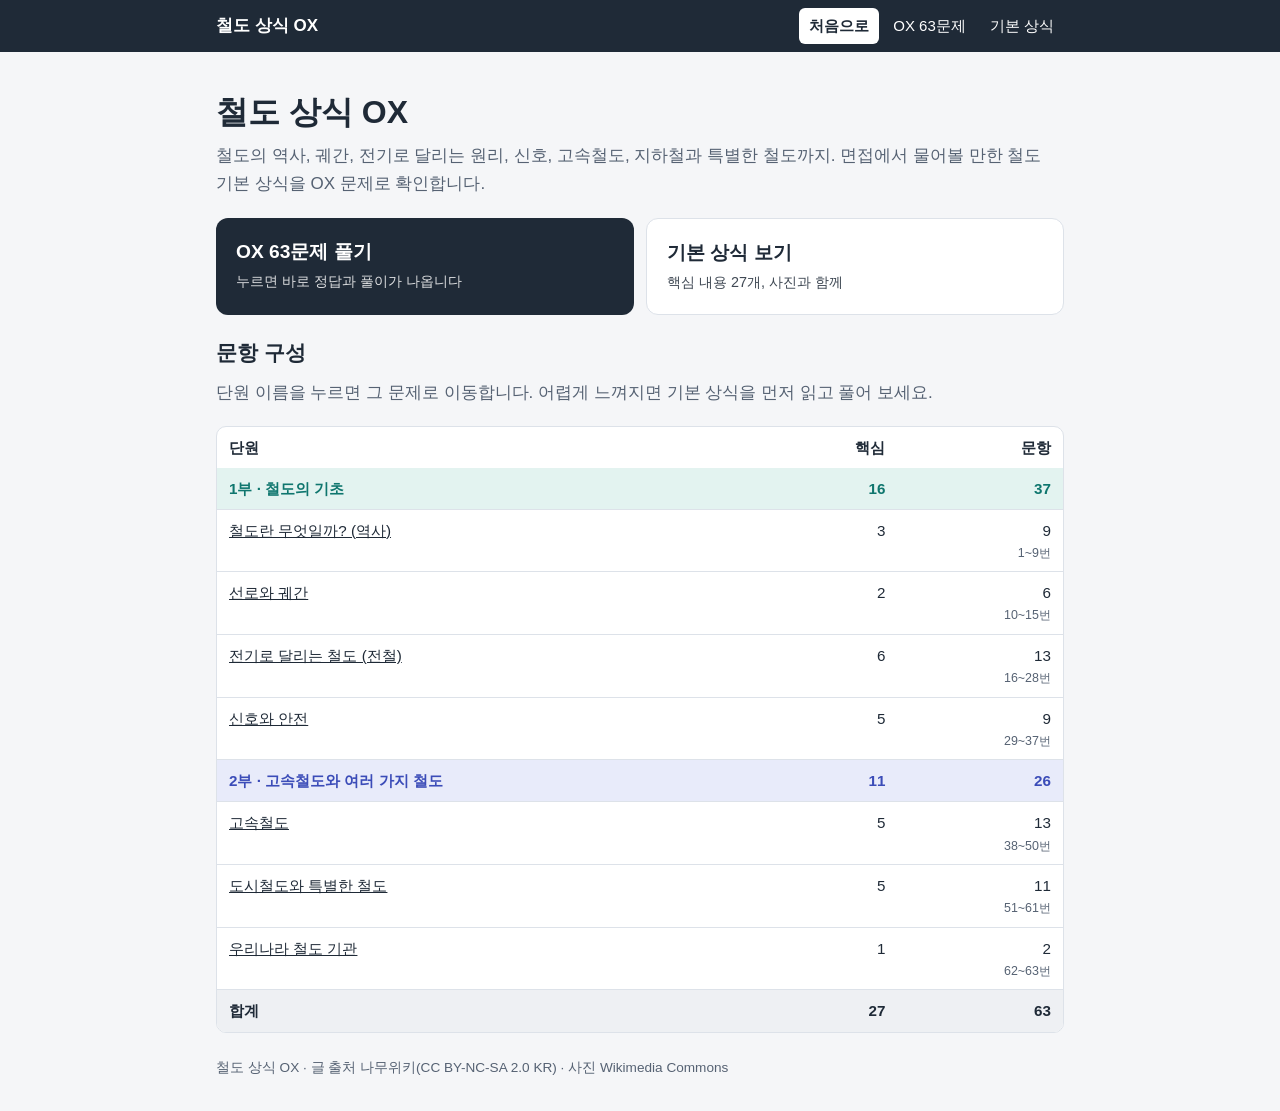
<file: index.html>
<!doctype html>
<html lang="ko">
<head>
<meta charset="utf-8">
<meta name="viewport" content="width=device-width, initial-scale=1">
<title>철도 상식 OX</title>
<meta name="description" content="철도 기본 상식 OX 63문제와 정리">
<link rel="stylesheet" href="style.css?v=1">
</head>
<body>
<div class="stick" id="stick"><header class="top"><div class="wrap topin"><a class="brand" href="index.html">철도 상식 OX</a><nav><a href="index.html" aria-current=page>처음으로</a><a href="ox.html">OX 63문제</a><a href="concepts.html">기본 상식</a></nav></div></header></div>
<main class="wrap">
<section class="hero">
<h1>철도 상식 OX</h1>
<p>철도의 역사, 궤간, 전기로 달리는 원리, 신호, 고속철도, 지하철과 특별한 철도까지. 면접에서 물어볼 만한 철도 기본 상식을 OX 문제로 확인합니다.</p>
<div class="cta">
<a class="big" href="ox.html"><b>OX 63문제 풀기</b><span>누르면 바로 정답과 풀이가 나옵니다</span></a>
<a class="big alt" href="concepts.html"><b>기본 상식 보기</b><span>핵심 내용 27개, 사진과 함께</span></a>
</div>
</section>
<section>
<h2>문항 구성</h2>
<p class="lead">단원 이름을 누르면 그 문제로 이동합니다. 어렵게 느껴지면 기본 상식을 먼저 읽고 풀어 보세요.</p>
<div class="tablewrap"><table class="plan">
<thead><tr><th scope="col">단원</th><th scope="col">핵심</th><th scope="col">문항</th></tr></thead>
<tbody><tr class="grp gen"><th scope="colgroup">1부 · 철도의 기초</th><td>16</td><td>37</td></tr><tr><td><a href="ox.html#u01">철도란 무엇일까? (역사)</a></td><td>3</td><td>9<span class="rng">1~9번</span></td></tr><tr><td><a href="ox.html#u02">선로와 궤간</a></td><td>2</td><td>6<span class="rng">10~15번</span></td></tr><tr><td><a href="ox.html#u03">전기로 달리는 철도 (전철)</a></td><td>6</td><td>13<span class="rng">16~28번</span></td></tr><tr><td><a href="ox.html#u04">신호와 안전</a></td><td>5</td><td>9<span class="rng">29~37번</span></td></tr><tr class="grp star"><th scope="colgroup">2부 · 고속철도와 여러 가지 철도</th><td>11</td><td>26</td></tr><tr><td><a href="ox.html#u05">고속철도</a></td><td>5</td><td>13<span class="rng">38~50번</span></td></tr><tr><td><a href="ox.html#u06">도시철도와 특별한 철도</a></td><td>5</td><td>11<span class="rng">51~61번</span></td></tr><tr><td><a href="ox.html#u07">우리나라 철도 기관</a></td><td>1</td><td>2<span class="rng">62~63번</span></td></tr>
<tr class="sum"><th scope="row">합계</th><td>27</td><td>63</td></tr></tbody>
</table></div>
</section>
</main>
<footer class="wrap foot">철도 상식 OX · 글 출처 나무위키(CC BY-NC-SA 2.0 KR) · 사진 Wikimedia Commons</footer>
<script src="app.js?v=1"></script>
</body></html>
</file>
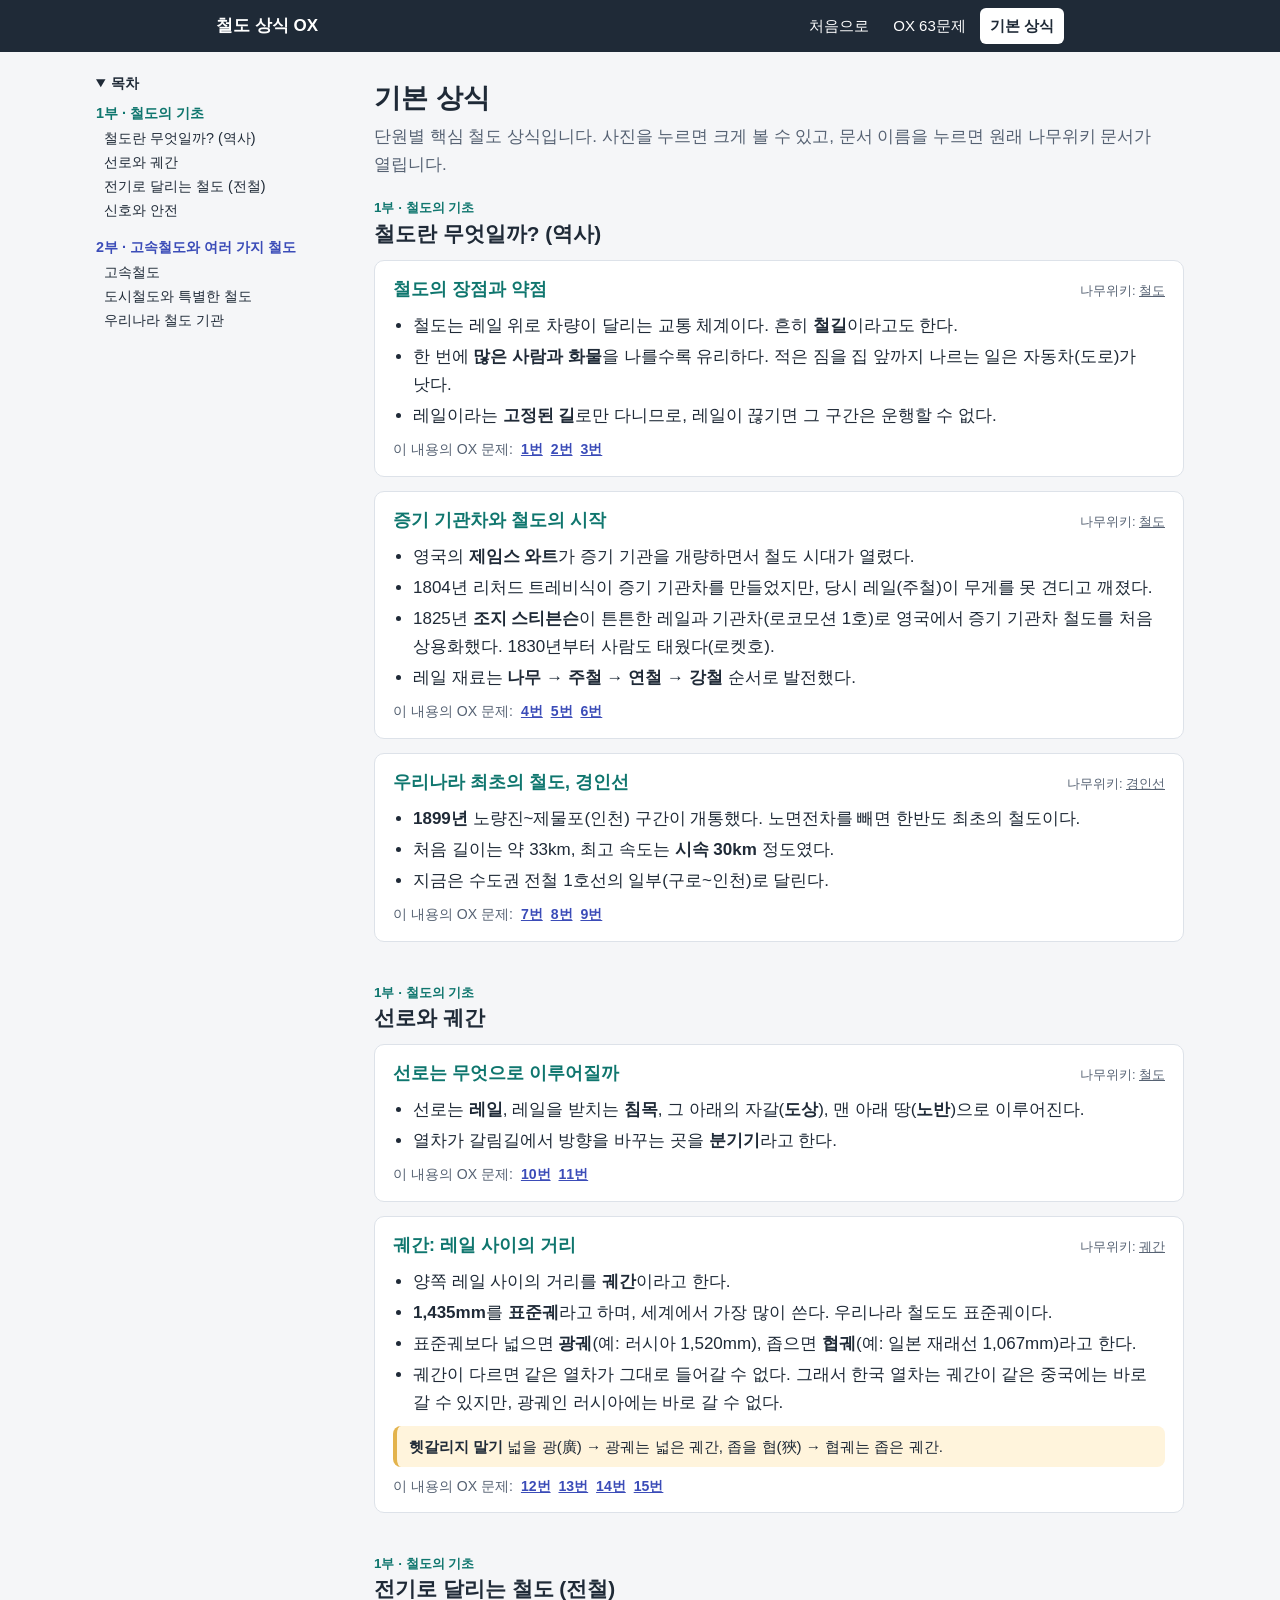
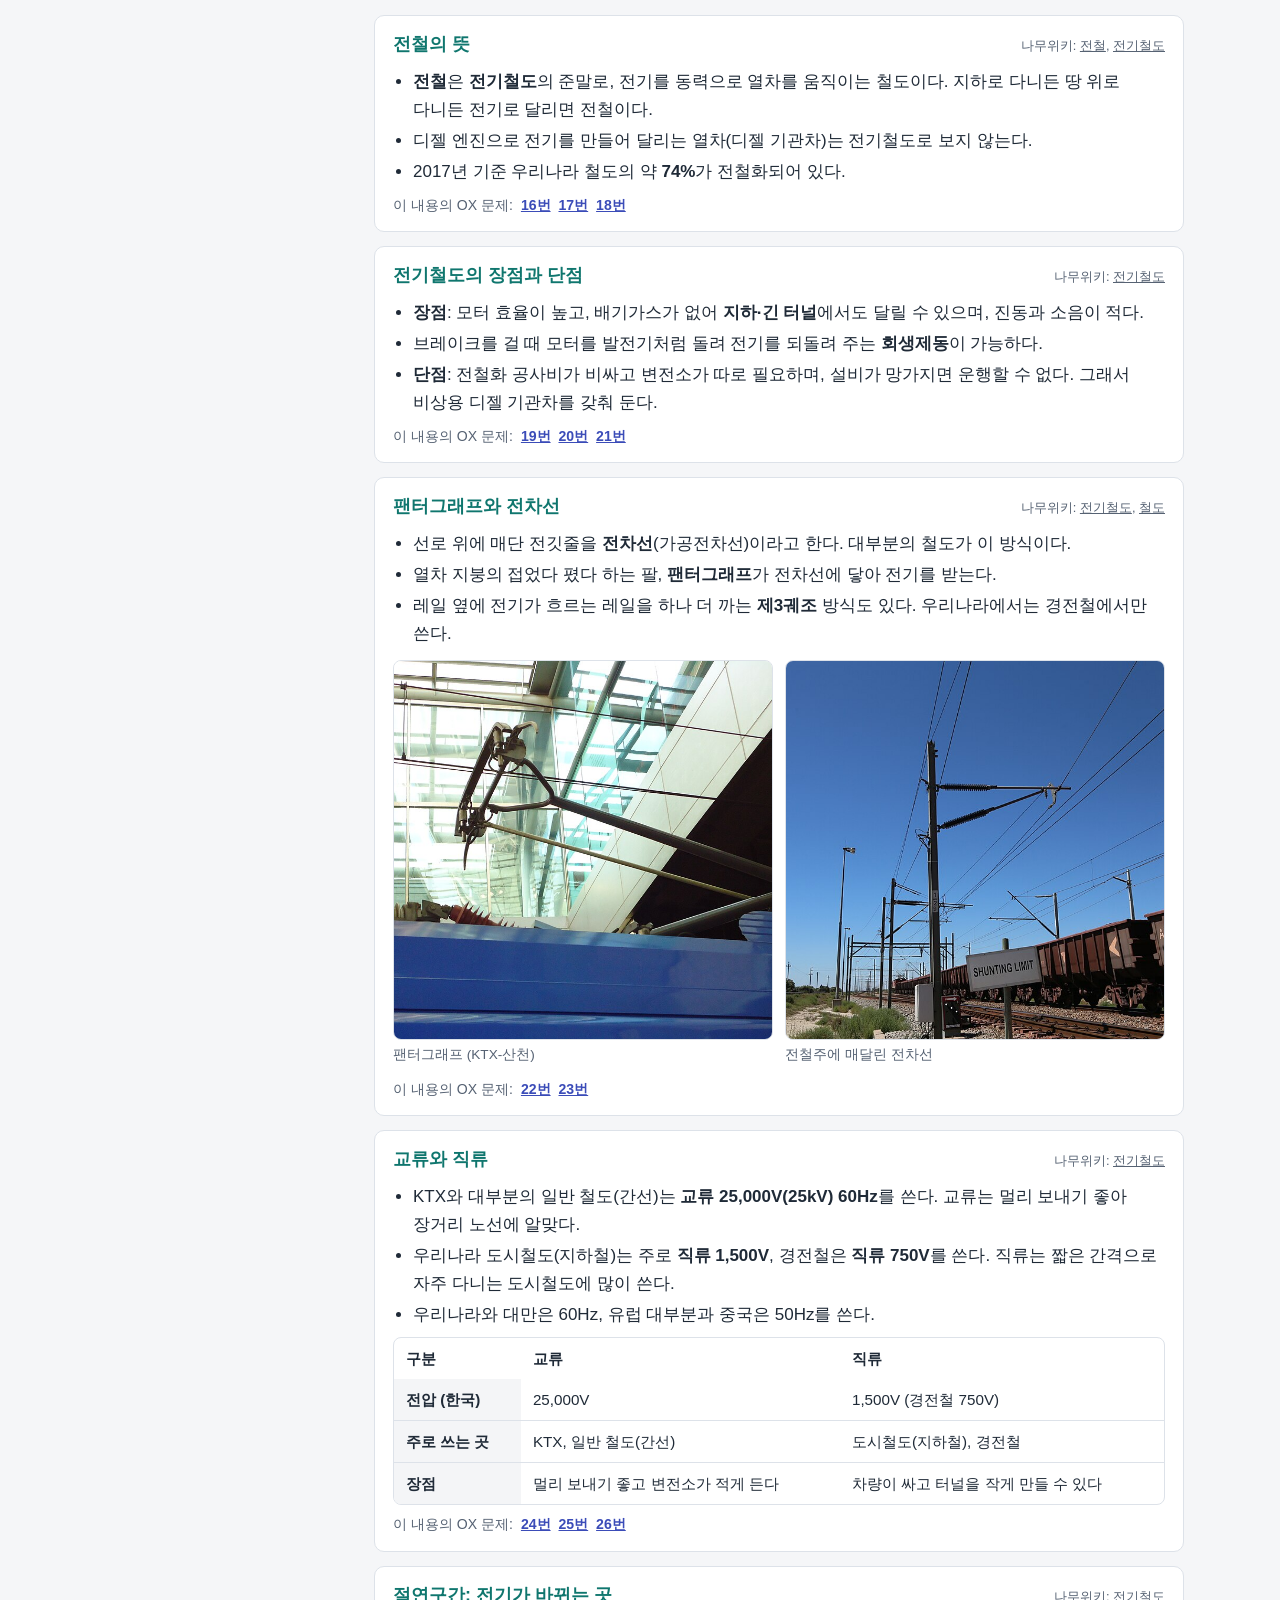
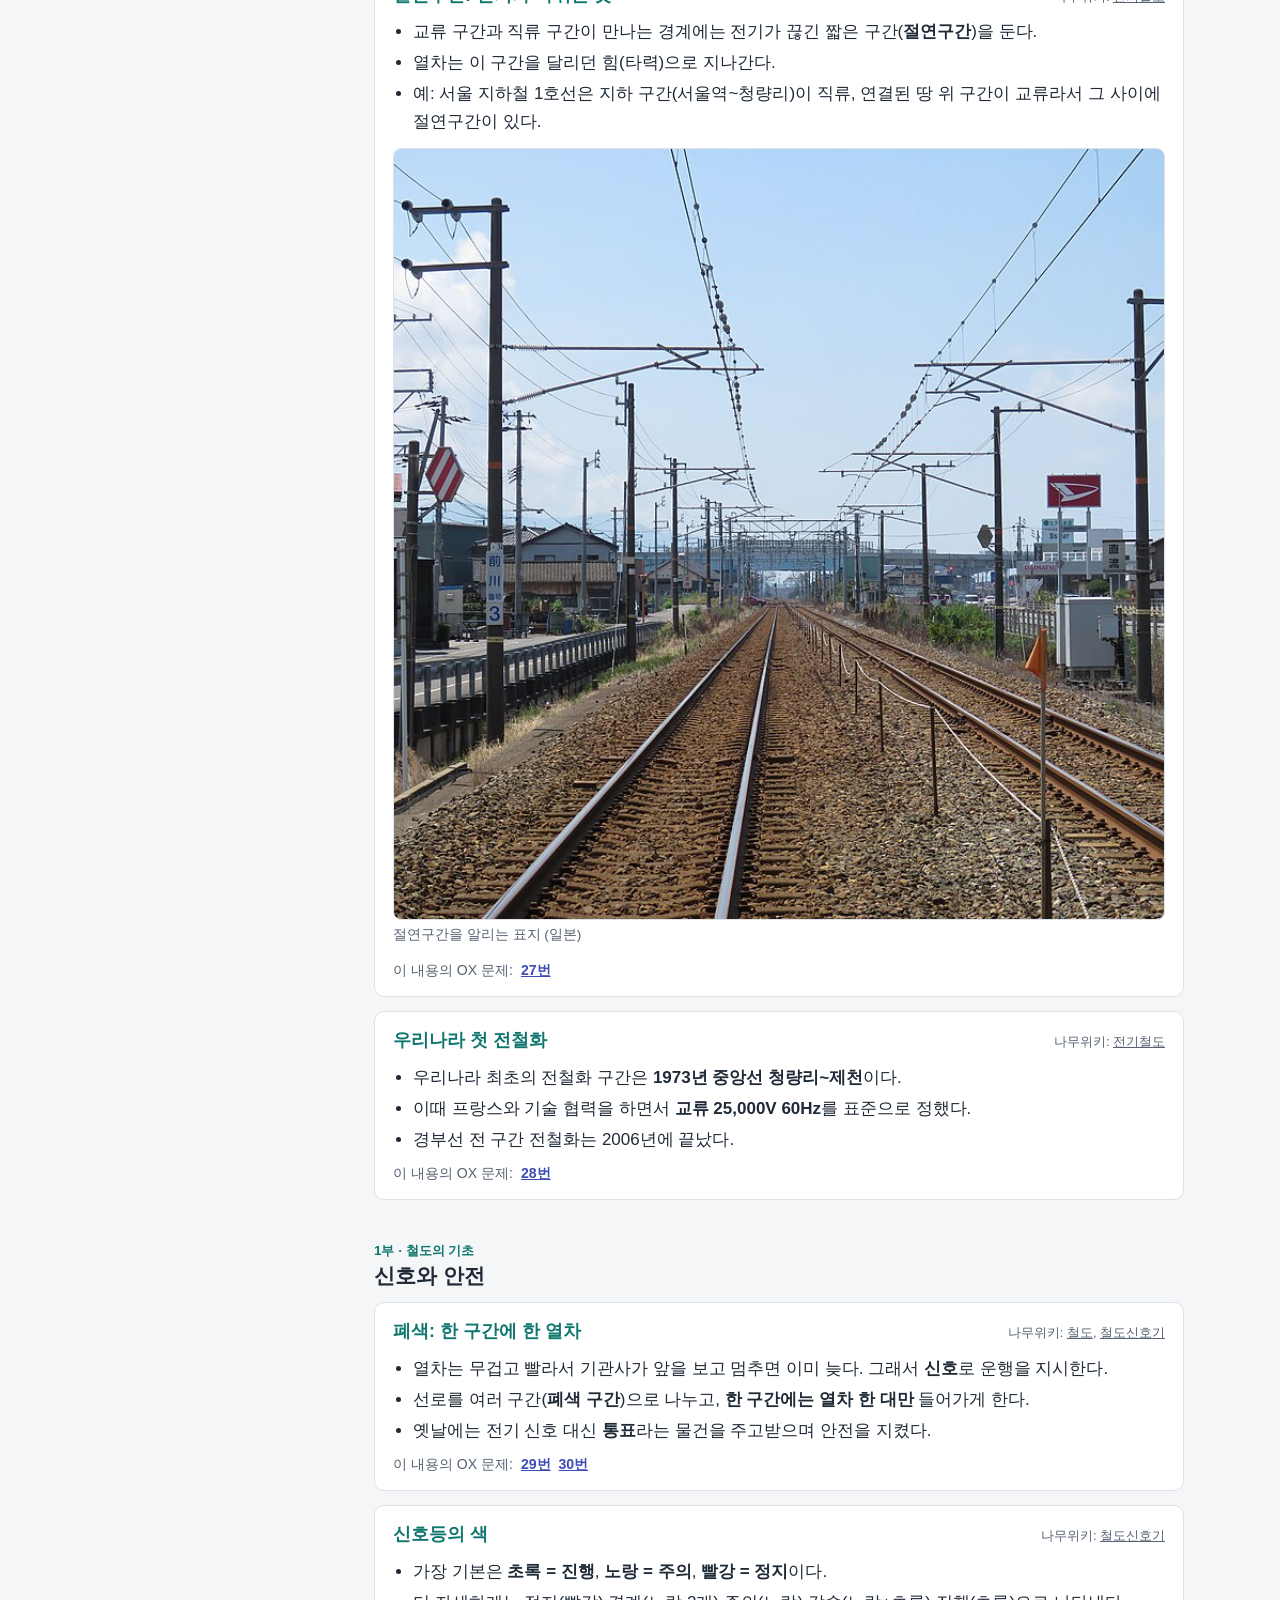
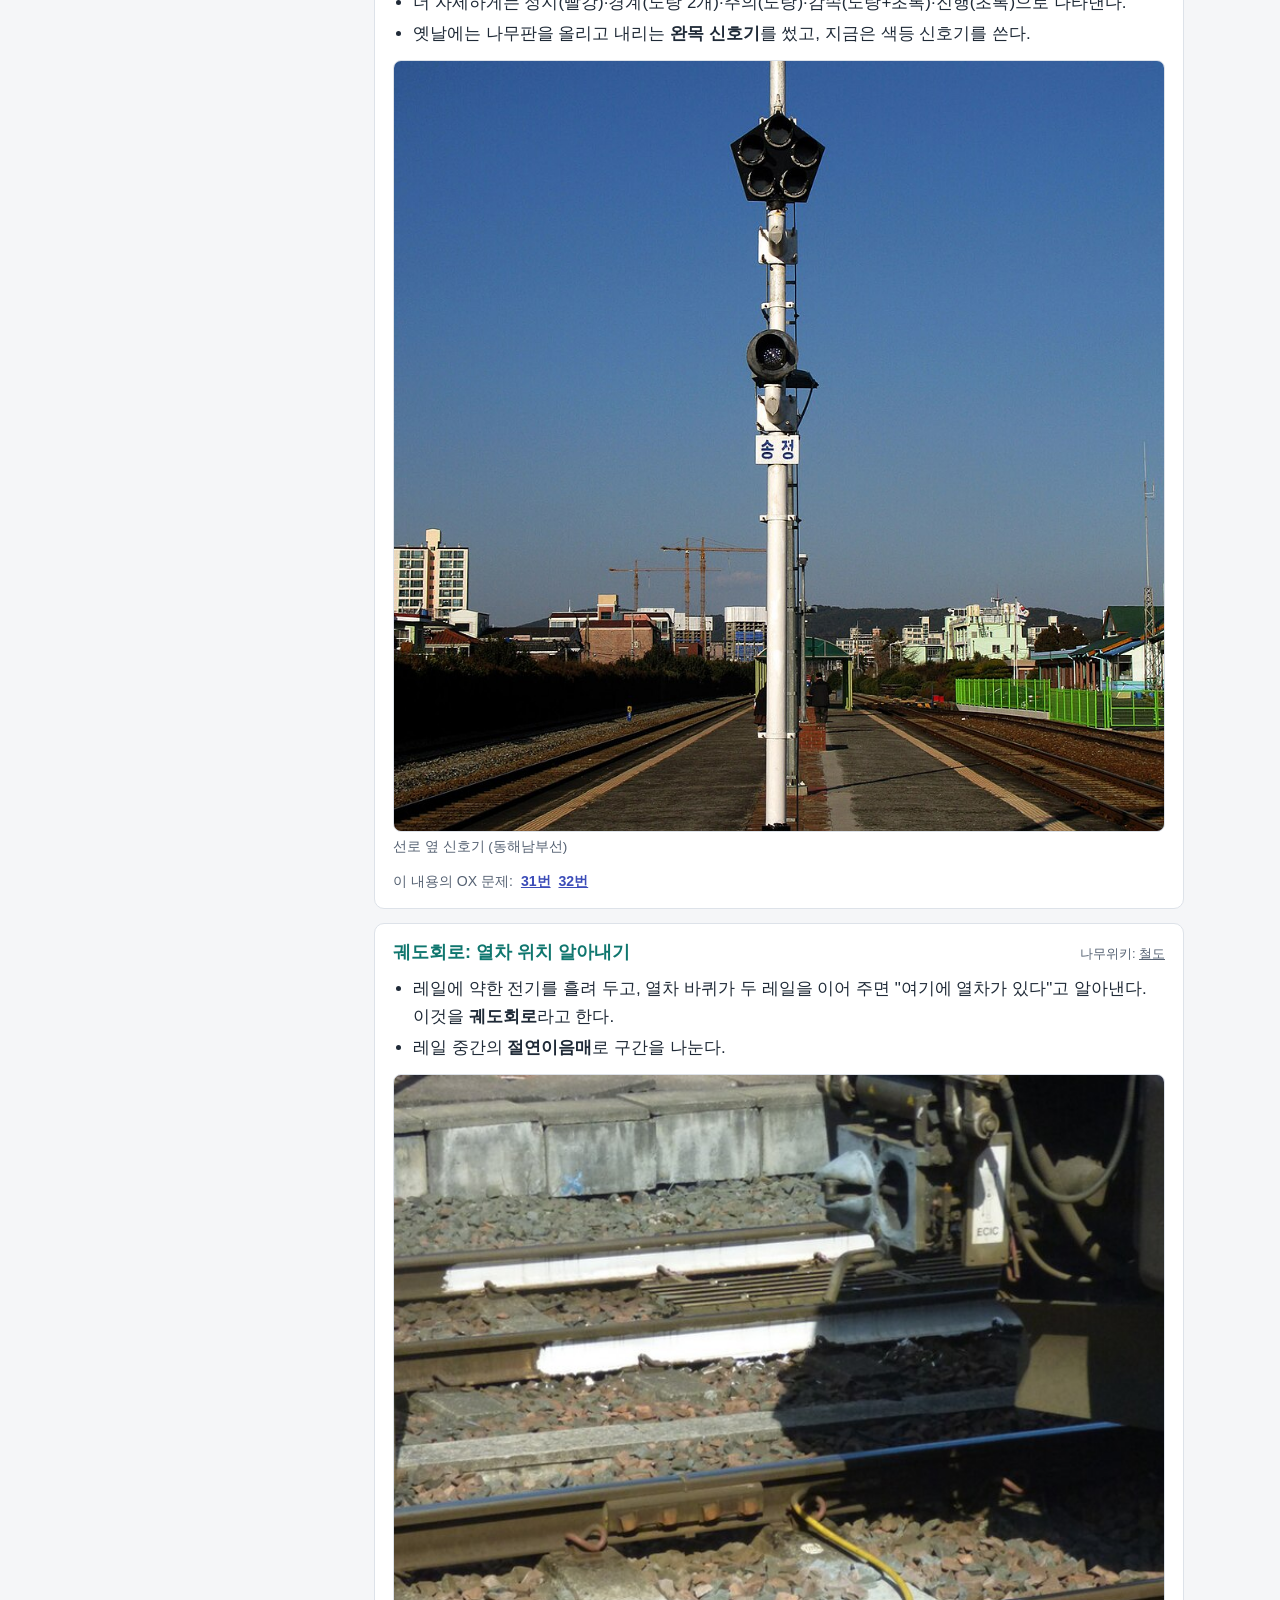
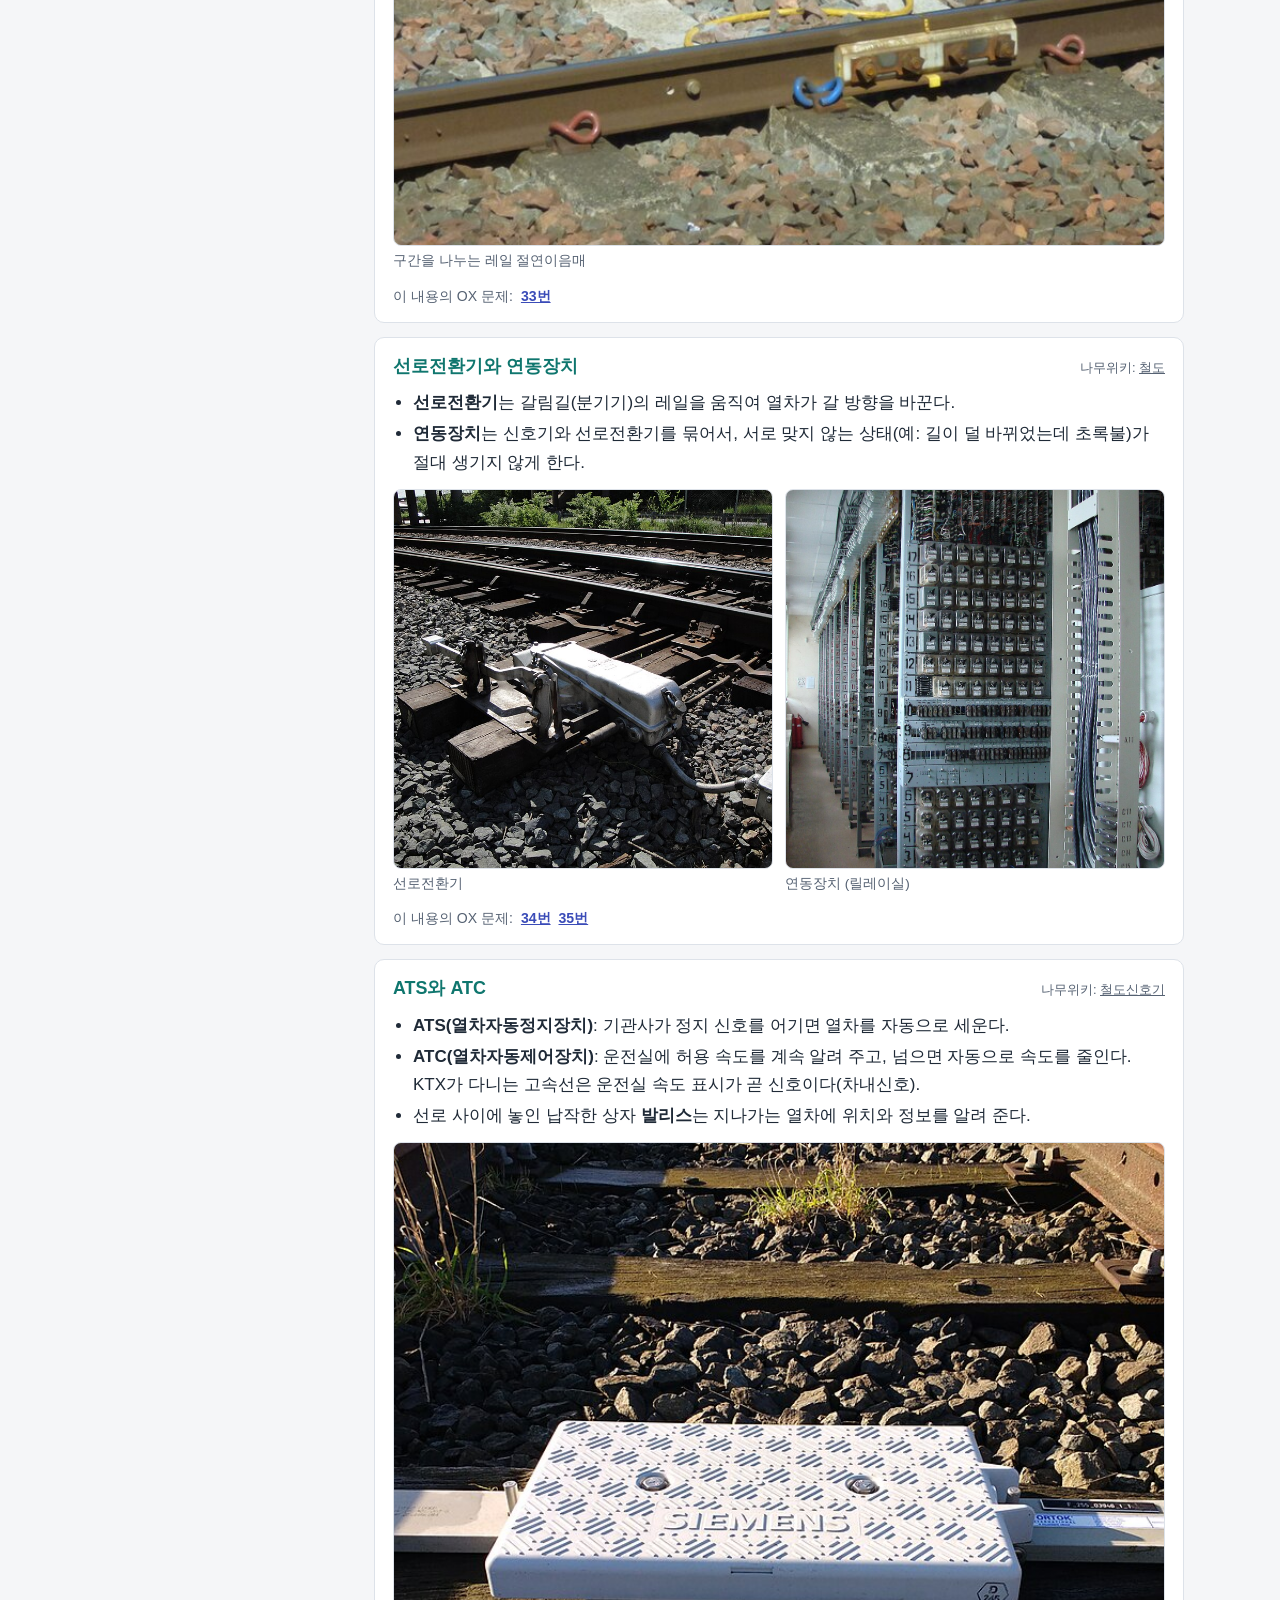
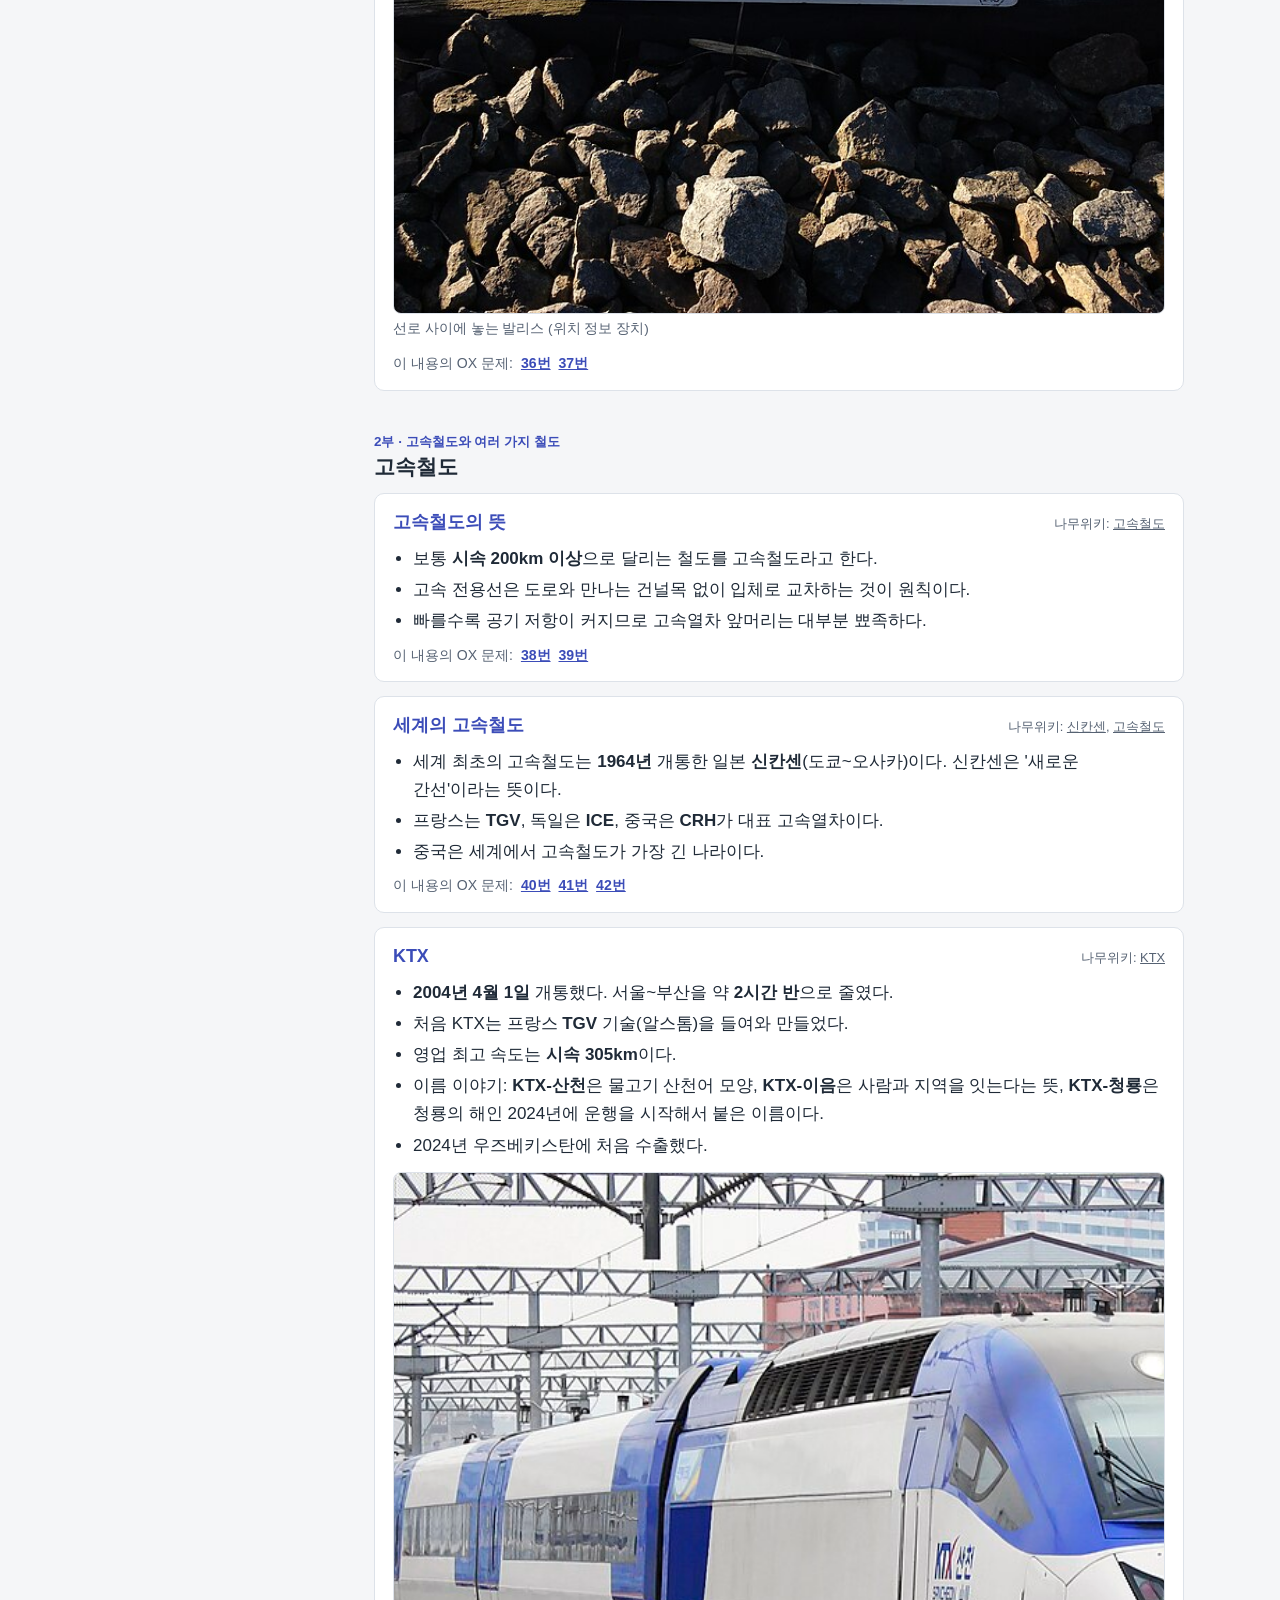
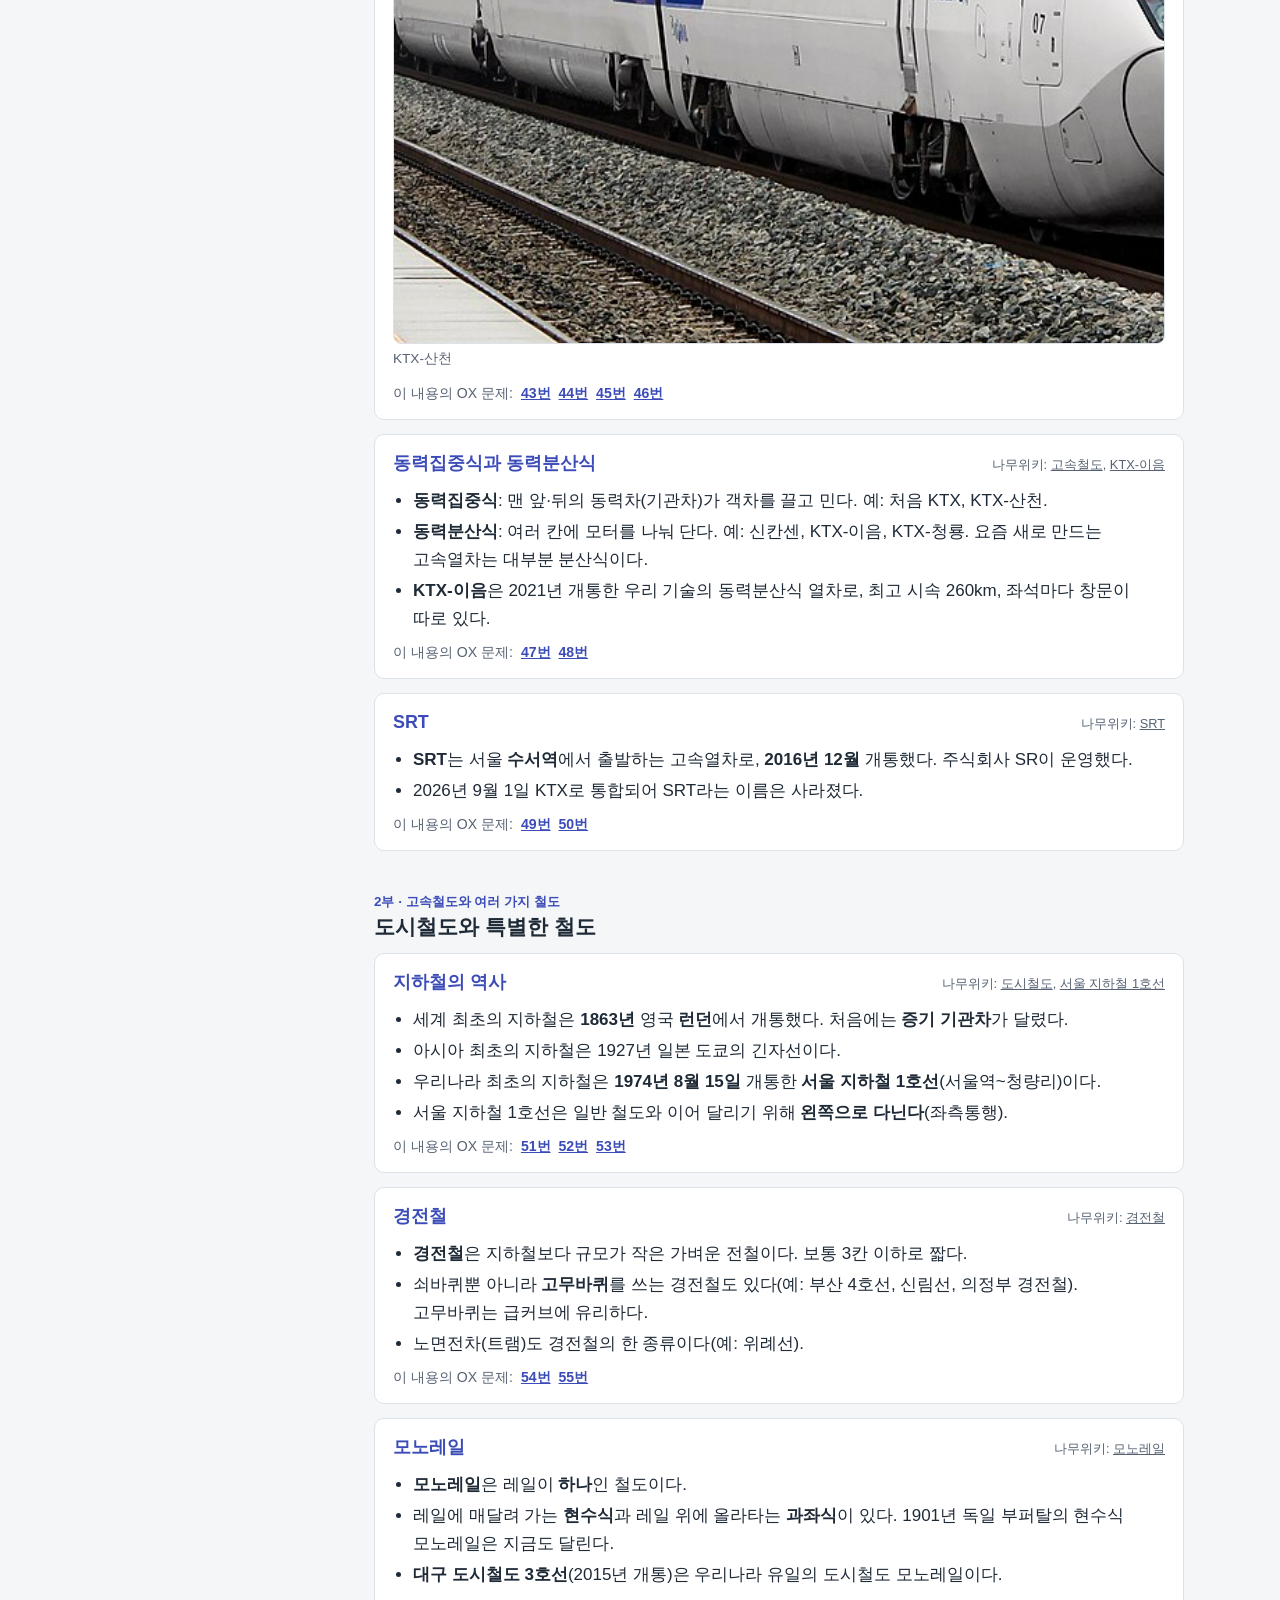
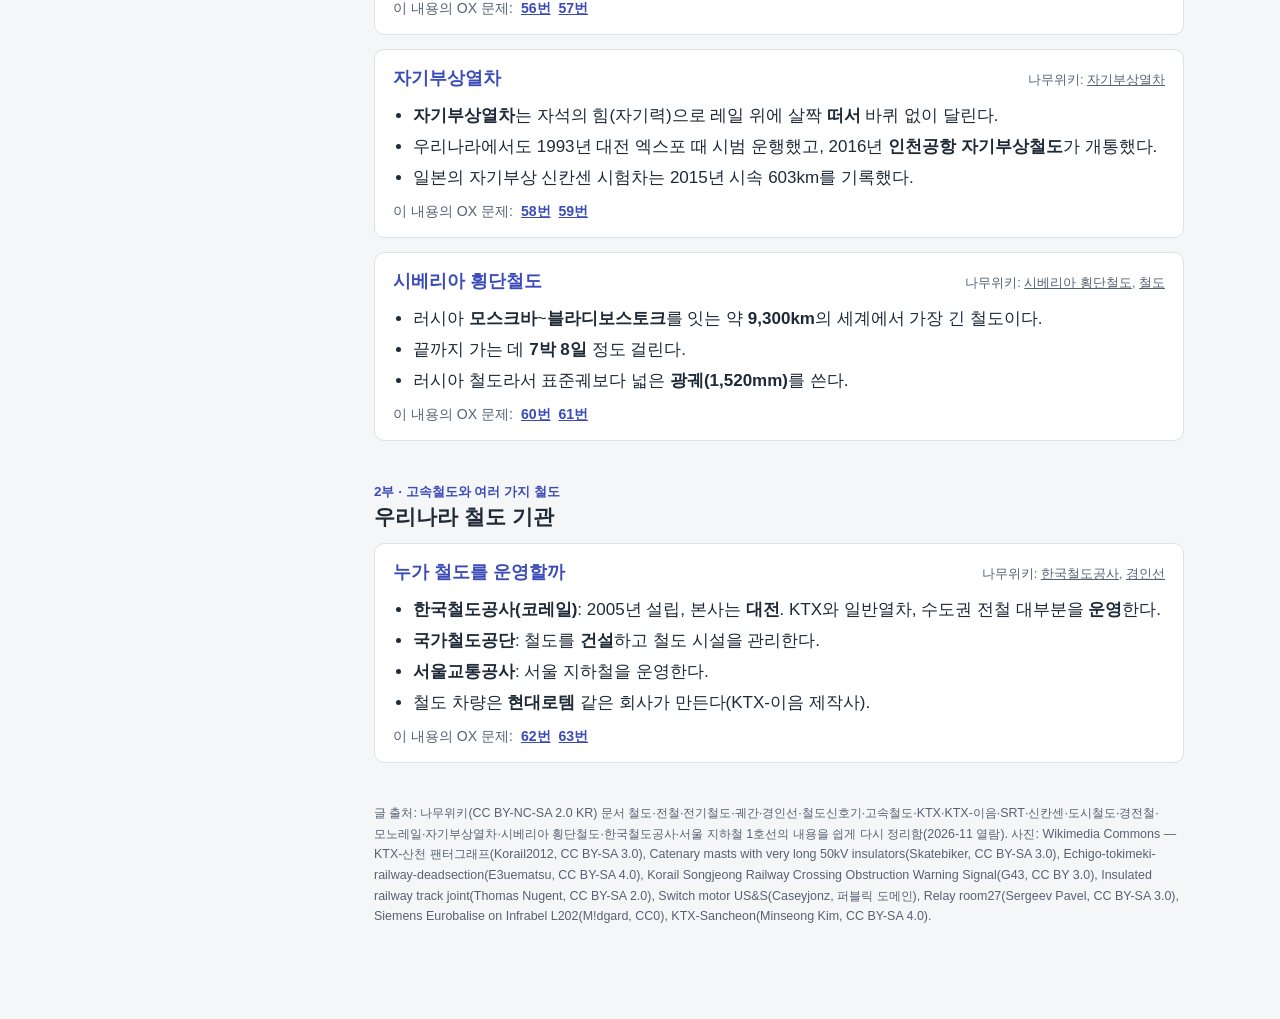
<file: concepts.html>
<!doctype html>
<html lang="ko">
<head>
<meta charset="utf-8">
<meta name="viewport" content="width=device-width, initial-scale=1">
<title>기본 상식</title>
<meta name="description" content="철도 기본 상식 정리">
<link rel="stylesheet" href="style.css?v=1">
</head>
<body class="kpage">
<div class="stick" id="stick"><header class="top"><div class="wrap topin"><a class="brand" href="index.html">철도 상식 OX</a><nav><a href="index.html">처음으로</a><a href="ox.html">OX 63문제</a><a href="concepts.html" aria-current=page>기본 상식</a></nav></div></header></div>
<div class="wrap klayout">
<aside class="toc"><details open><summary>목차</summary><div class="tg gen"><b>1부 · 철도의 기초</b><a href="#ku01">철도란 무엇일까? (역사)</a><a href="#ku02">선로와 궤간</a><a href="#ku03">전기로 달리는 철도 (전철)</a><a href="#ku04">신호와 안전</a></div><div class="tg star"><b>2부 · 고속철도와 여러 가지 철도</b><a href="#ku05">고속철도</a><a href="#ku06">도시철도와 특별한 철도</a><a href="#ku07">우리나라 철도 기관</a></div></details></aside>
<main>
<h1>기본 상식</h1>
<p class="lead">단원별 핵심 철도 상식입니다. 사진을 누르면 크게 볼 수 있고, 문서 이름을 누르면 원래 나무위키 문서가 열립니다.</p>
<section class="kunit gen" id="ku01"><p class="crumb">1부 · 철도의 기초</p><h2>철도란 무엇일까? (역사)</h2><article class="concept" id="c101"><h3>철도의 장점과 약점<span class="pg">나무위키: <a href="https://namu.wiki/w/철도" target="_blank" rel="noopener">철도</a></span></h3><ul><li>철도는 레일 위로 차량이 달리는 교통 체계이다. 흔히 <b>철길</b>이라고도 한다.</li><li>한 번에 <b>많은 사람과 화물</b>을 나를수록 유리하다. 적은 짐을 집 앞까지 나르는 일은 자동차(도로)가 낫다.</li><li>레일이라는 <b>고정된 길</b>로만 다니므로, 레일이 끊기면 그 구간은 운행할 수 없다.</li></ul><p class="rel">이 내용의 OX 문제: <a href="ox.html#q001">1번</a> <a href="ox.html#q002">2번</a> <a href="ox.html#q003">3번</a></p></article><article class="concept" id="c102"><h3>증기 기관차와 철도의 시작<span class="pg">나무위키: <a href="https://namu.wiki/w/철도" target="_blank" rel="noopener">철도</a></span></h3><ul><li>영국의 <b>제임스 와트</b>가 증기 기관을 개량하면서 철도 시대가 열렸다.</li><li>1804년 리처드 트레비식이 증기 기관차를 만들었지만, 당시 레일(주철)이 무게를 못 견디고 깨졌다.</li><li>1825년 <b>조지 스티븐슨</b>이 튼튼한 레일과 기관차(로코모션 1호)로 영국에서 증기 기관차 철도를 처음 상용화했다. 1830년부터 사람도 태웠다(로켓호).</li><li>레일 재료는 <b>나무 → 주철 → 연철 → 강철</b> 순서로 발전했다.</li></ul><p class="rel">이 내용의 OX 문제: <a href="ox.html#q004">4번</a> <a href="ox.html#q005">5번</a> <a href="ox.html#q006">6번</a></p></article><article class="concept" id="c103"><h3>우리나라 최초의 철도, 경인선<span class="pg">나무위키: <a href="https://namu.wiki/w/경인선" target="_blank" rel="noopener">경인선</a></span></h3><ul><li><b>1899년</b> 노량진~제물포(인천) 구간이 개통했다. 노면전차를 빼면 한반도 최초의 철도이다.</li><li>처음 길이는 약 33km, 최고 속도는 <b>시속 30km</b> 정도였다.</li><li>지금은 수도권 전철 1호선의 일부(구로~인천)로 달린다.</li></ul><p class="rel">이 내용의 OX 문제: <a href="ox.html#q007">7번</a> <a href="ox.html#q008">8번</a> <a href="ox.html#q009">9번</a></p></article></section><section class="kunit gen" id="ku02"><p class="crumb">1부 · 철도의 기초</p><h2>선로와 궤간</h2><article class="concept" id="c201"><h3>선로는 무엇으로 이루어질까<span class="pg">나무위키: <a href="https://namu.wiki/w/철도" target="_blank" rel="noopener">철도</a></span></h3><ul><li>선로는 <b>레일</b>, 레일을 받치는 <b>침목</b>, 그 아래의 자갈(<b>도상</b>), 맨 아래 땅(<b>노반</b>)으로 이루어진다.</li><li>열차가 갈림길에서 방향을 바꾸는 곳을 <b>분기기</b>라고 한다.</li></ul><p class="rel">이 내용의 OX 문제: <a href="ox.html#q010">10번</a> <a href="ox.html#q011">11번</a></p></article><article class="concept" id="c202"><h3>궤간: 레일 사이의 거리<span class="pg">나무위키: <a href="https://namu.wiki/w/궤간" target="_blank" rel="noopener">궤간</a></span></h3><ul><li>양쪽 레일 사이의 거리를 <b>궤간</b>이라고 한다.</li><li><b>1,435mm</b>를 <b>표준궤</b>라고 하며, 세계에서 가장 많이 쓴다. 우리나라 철도도 표준궤이다.</li><li>표준궤보다 넓으면 <b>광궤</b>(예: 러시아 1,520mm), 좁으면 <b>협궤</b>(예: 일본 재래선 1,067mm)라고 한다.</li><li>궤간이 다르면 같은 열차가 그대로 들어갈 수 없다. 그래서 한국 열차는 궤간이 같은 중국에는 바로 갈 수 있지만, 광궤인 러시아에는 바로 갈 수 없다.</li></ul><p class="warn"><b>헷갈리지 말기</b> 넓을 광(廣) → 광궤는 넓은 궤간, 좁을 협(狹) → 협궤는 좁은 궤간.</p><p class="rel">이 내용의 OX 문제: <a href="ox.html#q012">12번</a> <a href="ox.html#q013">13번</a> <a href="ox.html#q014">14번</a> <a href="ox.html#q015">15번</a></p></article></section><section class="kunit gen" id="ku03"><p class="crumb">1부 · 철도의 기초</p><h2>전기로 달리는 철도 (전철)</h2><article class="concept" id="c301"><h3>전철의 뜻<span class="pg">나무위키: <a href="https://namu.wiki/w/전철" target="_blank" rel="noopener">전철</a>, <a href="https://namu.wiki/w/전기철도" target="_blank" rel="noopener">전기철도</a></span></h3><ul><li><b>전철</b>은 <b>전기철도</b>의 준말로, 전기를 동력으로 열차를 움직이는 철도이다. 지하로 다니든 땅 위로 다니든 전기로 달리면 전철이다.</li><li>디젤 엔진으로 전기를 만들어 달리는 열차(디젤 기관차)는 전기철도로 보지 않는다.</li><li>2017년 기준 우리나라 철도의 약 <b>74%</b>가 전철화되어 있다.</li></ul><p class="rel">이 내용의 OX 문제: <a href="ox.html#q016">16번</a> <a href="ox.html#q017">17번</a> <a href="ox.html#q018">18번</a></p></article><article class="concept" id="c302"><h3>전기철도의 장점과 단점<span class="pg">나무위키: <a href="https://namu.wiki/w/전기철도" target="_blank" rel="noopener">전기철도</a></span></h3><ul><li><b>장점</b>: 모터 효율이 높고, 배기가스가 없어 <b>지하·긴 터널</b>에서도 달릴 수 있으며, 진동과 소음이 적다.</li><li>브레이크를 걸 때 모터를 발전기처럼 돌려 전기를 되돌려 주는 <b>회생제동</b>이 가능하다.</li><li><b>단점</b>: 전철화 공사비가 비싸고 변전소가 따로 필요하며, 설비가 망가지면 운행할 수 없다. 그래서 비상용 디젤 기관차를 갖춰 둔다.</li></ul><p class="rel">이 내용의 OX 문제: <a href="ox.html#q019">19번</a> <a href="ox.html#q020">20번</a> <a href="ox.html#q021">21번</a></p></article><article class="concept" id="c303"><h3>팬터그래프와 전차선<span class="pg">나무위키: <a href="https://namu.wiki/w/전기철도" target="_blank" rel="noopener">전기철도</a>, <a href="https://namu.wiki/w/철도" target="_blank" rel="noopener">철도</a></span></h3><ul><li>선로 위에 매단 전깃줄을 <b>전차선</b>(가공전차선)이라고 한다. 대부분의 철도가 이 방식이다.</li><li>열차 지붕의 접었다 폈다 하는 팔, <b>팬터그래프</b>가 전차선에 닿아 전기를 받는다.</li><li>레일 옆에 전기가 흐르는 레일을 하나 더 까는 <b>제3궤조</b> 방식도 있다. 우리나라에서는 경전철에서만 쓴다.</li></ul><div class="figs photos"><figure class="ph"><a href="img/panto.jpg" target="_blank" rel="noopener" title="크게 보기"><img src="img/panto.jpg" alt="KTX-산천 지붕의 팬터그래프" width="960" height="720" loading="lazy"></a><figcaption>팬터그래프 (KTX-산천)</figcaption></figure><figure class="ph"><a href="img/catenary.jpg" target="_blank" rel="noopener" title="크게 보기"><img src="img/catenary.jpg" alt="전철주에 매달린 전차선" width="960" height="640" loading="lazy"></a><figcaption>전철주에 매달린 전차선</figcaption></figure></div><p class="rel">이 내용의 OX 문제: <a href="ox.html#q022">22번</a> <a href="ox.html#q023">23번</a></p></article><article class="concept" id="c304"><h3>교류와 직류<span class="pg">나무위키: <a href="https://namu.wiki/w/전기철도" target="_blank" rel="noopener">전기철도</a></span></h3><ul><li>KTX와 대부분의 일반 철도(간선)는 <b>교류 25,000V(25kV) 60Hz</b>를 쓴다. 교류는 멀리 보내기 좋아 장거리 노선에 알맞다.</li><li>우리나라 도시철도(지하철)는 주로 <b>직류 1,500V</b>, 경전철은 <b>직류 750V</b>를 쓴다. 직류는 짧은 간격으로 자주 다니는 도시철도에 많이 쓴다.</li><li>우리나라와 대만은 60Hz, 유럽 대부분과 중국은 50Hz를 쓴다.</li></ul><div class="tablewrap"><table class="cmp"><thead><tr><th scope="col">구분</th><th scope="col">교류</th><th scope="col">직류</th></tr></thead><tbody><tr><th scope="row">전압 (한국)</th><td>25,000V</td><td>1,500V (경전철 750V)</td></tr><tr><th scope="row">주로 쓰는 곳</th><td>KTX, 일반 철도(간선)</td><td>도시철도(지하철), 경전철</td></tr><tr><th scope="row">장점</th><td>멀리 보내기 좋고 변전소가 적게 든다</td><td>차량이 싸고 터널을 작게 만들 수 있다</td></tr></tbody></table></div><p class="rel">이 내용의 OX 문제: <a href="ox.html#q024">24번</a> <a href="ox.html#q025">25번</a> <a href="ox.html#q026">26번</a></p></article><article class="concept" id="c305"><h3>절연구간: 전기가 바뀌는 곳<span class="pg">나무위키: <a href="https://namu.wiki/w/전기철도" target="_blank" rel="noopener">전기철도</a></span></h3><ul><li>교류 구간과 직류 구간이 만나는 경계에는 전기가 끊긴 짧은 구간(<b>절연구간</b>)을 둔다.</li><li>열차는 이 구간을 달리던 힘(타력)으로 지나간다.</li><li>예: 서울 지하철 1호선은 지하 구간(서울역~청량리)이 직류, 연결된 땅 위 구간이 교류라서 그 사이에 절연구간이 있다.</li></ul><div class="figs photos"><figure class="ph"><a href="img/neutral.jpg" target="_blank" rel="noopener" title="크게 보기"><img src="img/neutral.jpg" alt="절연구간을 알리는 표지" width="960" height="720" loading="lazy"></a><figcaption>절연구간을 알리는 표지 (일본)</figcaption></figure></div><p class="rel">이 내용의 OX 문제: <a href="ox.html#q027">27번</a></p></article><article class="concept" id="c306"><h3>우리나라 첫 전철화<span class="pg">나무위키: <a href="https://namu.wiki/w/전기철도" target="_blank" rel="noopener">전기철도</a></span></h3><ul><li>우리나라 최초의 전철화 구간은 <b>1973년 중앙선 청량리~제천</b>이다.</li><li>이때 프랑스와 기술 협력을 하면서 <b>교류 25,000V 60Hz</b>를 표준으로 정했다.</li><li>경부선 전 구간 전철화는 2006년에 끝났다.</li></ul><p class="rel">이 내용의 OX 문제: <a href="ox.html#q028">28번</a></p></article></section><section class="kunit gen" id="ku04"><p class="crumb">1부 · 철도의 기초</p><h2>신호와 안전</h2><article class="concept" id="c401"><h3>폐색: 한 구간에 한 열차<span class="pg">나무위키: <a href="https://namu.wiki/w/철도" target="_blank" rel="noopener">철도</a>, <a href="https://namu.wiki/w/철도신호기" target="_blank" rel="noopener">철도신호기</a></span></h3><ul><li>열차는 무겁고 빨라서 기관사가 앞을 보고 멈추면 이미 늦다. 그래서 <b>신호</b>로 운행을 지시한다.</li><li>선로를 여러 구간(<b>폐색 구간</b>)으로 나누고, <b>한 구간에는 열차 한 대만</b> 들어가게 한다.</li><li>옛날에는 전기 신호 대신 <b>통표</b>라는 물건을 주고받으며 안전을 지켰다.</li></ul><p class="rel">이 내용의 OX 문제: <a href="ox.html#q029">29번</a> <a href="ox.html#q030">30번</a></p></article><article class="concept" id="c402"><h3>신호등의 색<span class="pg">나무위키: <a href="https://namu.wiki/w/철도신호기" target="_blank" rel="noopener">철도신호기</a></span></h3><ul><li>가장 기본은 <b>초록 = 진행</b>, <b>노랑 = 주의</b>, <b>빨강 = 정지</b>이다.</li><li>더 자세하게는 정지(빨강)·경계(노랑 2개)·주의(노랑)·감속(노랑+초록)·진행(초록)으로 나타낸다.</li><li>옛날에는 나무판을 올리고 내리는 <b>완목 신호기</b>를 썼고, 지금은 색등 신호기를 쓴다.</li></ul><div class="figs photos"><figure class="ph"><a href="img/signal.jpg" target="_blank" rel="noopener" title="크게 보기"><img src="img/signal.jpg" alt="선로 옆 신호기" width="960" height="1297" loading="lazy"></a><figcaption>선로 옆 신호기 (동해남부선)</figcaption></figure></div><p class="rel">이 내용의 OX 문제: <a href="ox.html#q031">31번</a> <a href="ox.html#q032">32번</a></p></article><article class="concept" id="c403"><h3>궤도회로: 열차 위치 알아내기<span class="pg">나무위키: <a href="https://namu.wiki/w/철도" target="_blank" rel="noopener">철도</a></span></h3><ul><li>레일에 약한 전기를 흘려 두고, 열차 바퀴가 두 레일을 이어 주면 "여기에 열차가 있다"고 알아낸다. 이것을 <b>궤도회로</b>라고 한다.</li><li>레일 중간의 <b>절연이음매</b>로 구간을 나눈다.</li></ul><div class="figs photos"><figure class="ph"><a href="img/track.jpg" target="_blank" rel="noopener" title="크게 보기"><img src="img/track.jpg" alt="레일 절연이음매" width="960" height="720" loading="lazy"></a><figcaption>구간을 나누는 레일 절연이음매</figcaption></figure></div><p class="rel">이 내용의 OX 문제: <a href="ox.html#q033">33번</a></p></article><article class="concept" id="c404"><h3>선로전환기와 연동장치<span class="pg">나무위키: <a href="https://namu.wiki/w/철도" target="_blank" rel="noopener">철도</a></span></h3><ul><li><b>선로전환기</b>는 갈림길(분기기)의 레일을 움직여 열차가 갈 방향을 바꾼다.</li><li><b>연동장치</b>는 신호기와 선로전환기를 묶어서, 서로 맞지 않는 상태(예: 길이 덜 바뀌었는데 초록불)가 절대 생기지 않게 한다.</li></ul><div class="figs photos"><figure class="ph"><a href="img/point.jpg" target="_blank" rel="noopener" title="크게 보기"><img src="img/point.jpg" alt="선로전환기" width="960" height="720" loading="lazy"></a><figcaption>선로전환기</figcaption></figure><figure class="ph"><a href="img/interlock.jpg" target="_blank" rel="noopener" title="크게 보기"><img src="img/interlock.jpg" alt="계전기 연동장치실" width="960" height="1440" loading="lazy"></a><figcaption>연동장치 (릴레이실)</figcaption></figure></div><p class="rel">이 내용의 OX 문제: <a href="ox.html#q034">34번</a> <a href="ox.html#q035">35번</a></p></article><article class="concept" id="c405"><h3>ATS와 ATC<span class="pg">나무위키: <a href="https://namu.wiki/w/철도신호기" target="_blank" rel="noopener">철도신호기</a></span></h3><ul><li><b>ATS(열차자동정지장치)</b>: 기관사가 정지 신호를 어기면 열차를 자동으로 세운다.</li><li><b>ATC(열차자동제어장치)</b>: 운전실에 허용 속도를 계속 알려 주고, 넘으면 자동으로 속도를 줄인다. KTX가 다니는 고속선은 운전실 속도 표시가 곧 신호이다(차내신호).</li><li>선로 사이에 놓인 납작한 상자 <b>발리스</b>는 지나가는 열차에 위치와 정보를 알려 준다.</li></ul><div class="figs photos"><figure class="ph"><a href="img/balise.jpg" target="_blank" rel="noopener" title="크게 보기"><img src="img/balise.jpg" alt="선로 사이의 발리스" width="960" height="720" loading="lazy"></a><figcaption>선로 사이에 놓는 발리스 (위치 정보 장치)</figcaption></figure></div><p class="rel">이 내용의 OX 문제: <a href="ox.html#q036">36번</a> <a href="ox.html#q037">37번</a></p></article></section><section class="kunit star" id="ku05"><p class="crumb">2부 · 고속철도와 여러 가지 철도</p><h2>고속철도</h2><article class="concept" id="c501"><h3>고속철도의 뜻<span class="pg">나무위키: <a href="https://namu.wiki/w/고속철도" target="_blank" rel="noopener">고속철도</a></span></h3><ul><li>보통 <b>시속 200km 이상</b>으로 달리는 철도를 고속철도라고 한다.</li><li>고속 전용선은 도로와 만나는 건널목 없이 입체로 교차하는 것이 원칙이다.</li><li>빠를수록 공기 저항이 커지므로 고속열차 앞머리는 대부분 뾰족하다.</li></ul><p class="rel">이 내용의 OX 문제: <a href="ox.html#q038">38번</a> <a href="ox.html#q039">39번</a></p></article><article class="concept" id="c502"><h3>세계의 고속철도<span class="pg">나무위키: <a href="https://namu.wiki/w/신칸센" target="_blank" rel="noopener">신칸센</a>, <a href="https://namu.wiki/w/고속철도" target="_blank" rel="noopener">고속철도</a></span></h3><ul><li>세계 최초의 고속철도는 <b>1964년</b> 개통한 일본 <b>신칸센</b>(도쿄~오사카)이다. 신칸센은 '새로운 간선'이라는 뜻이다.</li><li>프랑스는 <b>TGV</b>, 독일은 <b>ICE</b>, 중국은 <b>CRH</b>가 대표 고속열차이다.</li><li>중국은 세계에서 고속철도가 가장 긴 나라이다.</li></ul><p class="rel">이 내용의 OX 문제: <a href="ox.html#q040">40번</a> <a href="ox.html#q041">41번</a> <a href="ox.html#q042">42번</a></p></article><article class="concept" id="c503"><h3>KTX<span class="pg">나무위키: <a href="https://namu.wiki/w/KTX" target="_blank" rel="noopener">KTX</a></span></h3><ul><li><b>2004년 4월 1일</b> 개통했다. 서울~부산을 약 <b>2시간 반</b>으로 줄였다.</li><li>처음 KTX는 프랑스 <b>TGV</b> 기술(알스톰)을 들여와 만들었다.</li><li>영업 최고 속도는 <b>시속 305km</b>이다.</li><li>이름 이야기: <b>KTX-산천</b>은 물고기 산천어 모양, <b>KTX-이음</b>은 사람과 지역을 잇는다는 뜻, <b>KTX-청룡</b>은 청룡의 해인 2024년에 운행을 시작해서 붙은 이름이다.</li><li>2024년 우즈베키스탄에 처음 수출했다.</li></ul><div class="figs photos"><figure class="ph"><a href="img/ktx.jpg" target="_blank" rel="noopener" title="크게 보기"><img src="img/ktx.jpg" alt="KTX-산천" width="960" height="553" loading="lazy"></a><figcaption>KTX-산천</figcaption></figure></div><p class="rel">이 내용의 OX 문제: <a href="ox.html#q043">43번</a> <a href="ox.html#q044">44번</a> <a href="ox.html#q045">45번</a> <a href="ox.html#q046">46번</a></p></article><article class="concept" id="c504"><h3>동력집중식과 동력분산식<span class="pg">나무위키: <a href="https://namu.wiki/w/고속철도" target="_blank" rel="noopener">고속철도</a>, <a href="https://namu.wiki/w/KTX-이음" target="_blank" rel="noopener">KTX-이음</a></span></h3><ul><li><b>동력집중식</b>: 맨 앞·뒤의 동력차(기관차)가 객차를 끌고 민다. 예: 처음 KTX, KTX-산천.</li><li><b>동력분산식</b>: 여러 칸에 모터를 나눠 단다. 예: 신칸센, KTX-이음, KTX-청룡. 요즘 새로 만드는 고속열차는 대부분 분산식이다.</li><li><b>KTX-이음</b>은 2021년 개통한 우리 기술의 동력분산식 열차로, 최고 시속 260km, 좌석마다 창문이 따로 있다.</li></ul><p class="rel">이 내용의 OX 문제: <a href="ox.html#q047">47번</a> <a href="ox.html#q048">48번</a></p></article><article class="concept" id="c505"><h3>SRT<span class="pg">나무위키: <a href="https://namu.wiki/w/SRT" target="_blank" rel="noopener">SRT</a></span></h3><ul><li><b>SRT</b>는 서울 <b>수서역</b>에서 출발하는 고속열차로, <b>2016년 12월</b> 개통했다. 주식회사 SR이 운영했다.</li><li>2026년 9월 1일 KTX로 통합되어 SRT라는 이름은 사라졌다.</li></ul><p class="rel">이 내용의 OX 문제: <a href="ox.html#q049">49번</a> <a href="ox.html#q050">50번</a></p></article></section><section class="kunit star" id="ku06"><p class="crumb">2부 · 고속철도와 여러 가지 철도</p><h2>도시철도와 특별한 철도</h2><article class="concept" id="c601"><h3>지하철의 역사<span class="pg">나무위키: <a href="https://namu.wiki/w/도시철도" target="_blank" rel="noopener">도시철도</a>, <a href="https://namu.wiki/w/서울 지하철 1호선" target="_blank" rel="noopener">서울 지하철 1호선</a></span></h3><ul><li>세계 최초의 지하철은 <b>1863년</b> 영국 <b>런던</b>에서 개통했다. 처음에는 <b>증기 기관차</b>가 달렸다.</li><li>아시아 최초의 지하철은 1927년 일본 도쿄의 긴자선이다.</li><li>우리나라 최초의 지하철은 <b>1974년 8월 15일</b> 개통한 <b>서울 지하철 1호선</b>(서울역~청량리)이다.</li><li>서울 지하철 1호선은 일반 철도와 이어 달리기 위해 <b>왼쪽으로 다닌다</b>(좌측통행).</li></ul><p class="rel">이 내용의 OX 문제: <a href="ox.html#q051">51번</a> <a href="ox.html#q052">52번</a> <a href="ox.html#q053">53번</a></p></article><article class="concept" id="c602"><h3>경전철<span class="pg">나무위키: <a href="https://namu.wiki/w/경전철" target="_blank" rel="noopener">경전철</a></span></h3><ul><li><b>경전철</b>은 지하철보다 규모가 작은 가벼운 전철이다. 보통 3칸 이하로 짧다.</li><li>쇠바퀴뿐 아니라 <b>고무바퀴</b>를 쓰는 경전철도 있다(예: 부산 4호선, 신림선, 의정부 경전철). 고무바퀴는 급커브에 유리하다.</li><li>노면전차(트램)도 경전철의 한 종류이다(예: 위례선).</li></ul><p class="rel">이 내용의 OX 문제: <a href="ox.html#q054">54번</a> <a href="ox.html#q055">55번</a></p></article><article class="concept" id="c603"><h3>모노레일<span class="pg">나무위키: <a href="https://namu.wiki/w/모노레일" target="_blank" rel="noopener">모노레일</a></span></h3><ul><li><b>모노레일</b>은 레일이 <b>하나</b>인 철도이다.</li><li>레일에 매달려 가는 <b>현수식</b>과 레일 위에 올라타는 <b>과좌식</b>이 있다. 1901년 독일 부퍼탈의 현수식 모노레일은 지금도 달린다.</li><li><b>대구 도시철도 3호선</b>(2015년 개통)은 우리나라 유일의 도시철도 모노레일이다.</li></ul><p class="rel">이 내용의 OX 문제: <a href="ox.html#q056">56번</a> <a href="ox.html#q057">57번</a></p></article><article class="concept" id="c604"><h3>자기부상열차<span class="pg">나무위키: <a href="https://namu.wiki/w/자기부상열차" target="_blank" rel="noopener">자기부상열차</a></span></h3><ul><li><b>자기부상열차</b>는 자석의 힘(자기력)으로 레일 위에 살짝 <b>떠서</b> 바퀴 없이 달린다.</li><li>우리나라에서도 1993년 대전 엑스포 때 시범 운행했고, 2016년 <b>인천공항 자기부상철도</b>가 개통했다.</li><li>일본의 자기부상 신칸센 시험차는 2015년 시속 603km를 기록했다.</li></ul><p class="rel">이 내용의 OX 문제: <a href="ox.html#q058">58번</a> <a href="ox.html#q059">59번</a></p></article><article class="concept" id="c605"><h3>시베리아 횡단철도<span class="pg">나무위키: <a href="https://namu.wiki/w/시베리아 횡단철도" target="_blank" rel="noopener">시베리아 횡단철도</a>, <a href="https://namu.wiki/w/철도" target="_blank" rel="noopener">철도</a></span></h3><ul><li>러시아 <b>모스크바</b>~<b>블라디보스토크</b>를 잇는 약 <b>9,300km</b>의 세계에서 가장 긴 철도이다.</li><li>끝까지 가는 데 <b>7박 8일</b> 정도 걸린다.</li><li>러시아 철도라서 표준궤보다 넓은 <b>광궤(1,520mm)</b>를 쓴다.</li></ul><p class="rel">이 내용의 OX 문제: <a href="ox.html#q060">60번</a> <a href="ox.html#q061">61번</a></p></article></section><section class="kunit star" id="ku07"><p class="crumb">2부 · 고속철도와 여러 가지 철도</p><h2>우리나라 철도 기관</h2><article class="concept" id="c701"><h3>누가 철도를 운영할까<span class="pg">나무위키: <a href="https://namu.wiki/w/한국철도공사" target="_blank" rel="noopener">한국철도공사</a>, <a href="https://namu.wiki/w/경인선" target="_blank" rel="noopener">경인선</a></span></h3><ul><li><b>한국철도공사(코레일)</b>: 2005년 설립, 본사는 <b>대전</b>. KTX와 일반열차, 수도권 전철 대부분을 <b>운영</b>한다.</li><li><b>국가철도공단</b>: 철도를 <b>건설</b>하고 철도 시설을 관리한다.</li><li><b>서울교통공사</b>: 서울 지하철을 운영한다.</li><li>철도 차량은 <b>현대로템</b> 같은 회사가 만든다(KTX-이음 제작사).</li></ul><p class="rel">이 내용의 OX 문제: <a href="ox.html#q062">62번</a> <a href="ox.html#q063">63번</a></p></article></section>
<p class="credit">글 출처: 나무위키(CC BY-NC-SA 2.0 KR) 문서 철도·전철·전기철도·궤간·경인선·철도신호기·고속철도·KTX·KTX-이음·SRT·신칸센·도시철도·경전철·모노레일·자기부상열차·시베리아 횡단철도·한국철도공사·서울 지하철 1호선의 내용을 쉽게 다시 정리함(2026-11 열람). 사진: Wikimedia Commons — KTX-산천 팬터그래프(Korail2012, CC BY-SA 3.0), Catenary masts with very long 50kV insulators(Skatebiker, CC BY-SA 3.0), Echigo-tokimeki-railway-deadsection(E3uematsu, CC BY-SA 4.0), Korail Songjeong Railway Crossing Obstruction Warning Signal(G43, CC BY 3.0), Insulated railway track joint(Thomas Nugent, CC BY-SA 2.0), Switch motor US&amp;S(Caseyjonz, 퍼블릭 도메인), Relay room27(Sergeev Pavel, CC BY-SA 3.0), Siemens Eurobalise on Infrabel L202(M!dgard, CC0), KTX-Sancheon(Minseong Kim, CC BY-SA 4.0).</p>
</main>
</div>
<a class="back" id="back" href="ox.html" hidden>문제로 돌아가기</a>
<script src="app.js?v=1"></script>
</body></html>
</file>
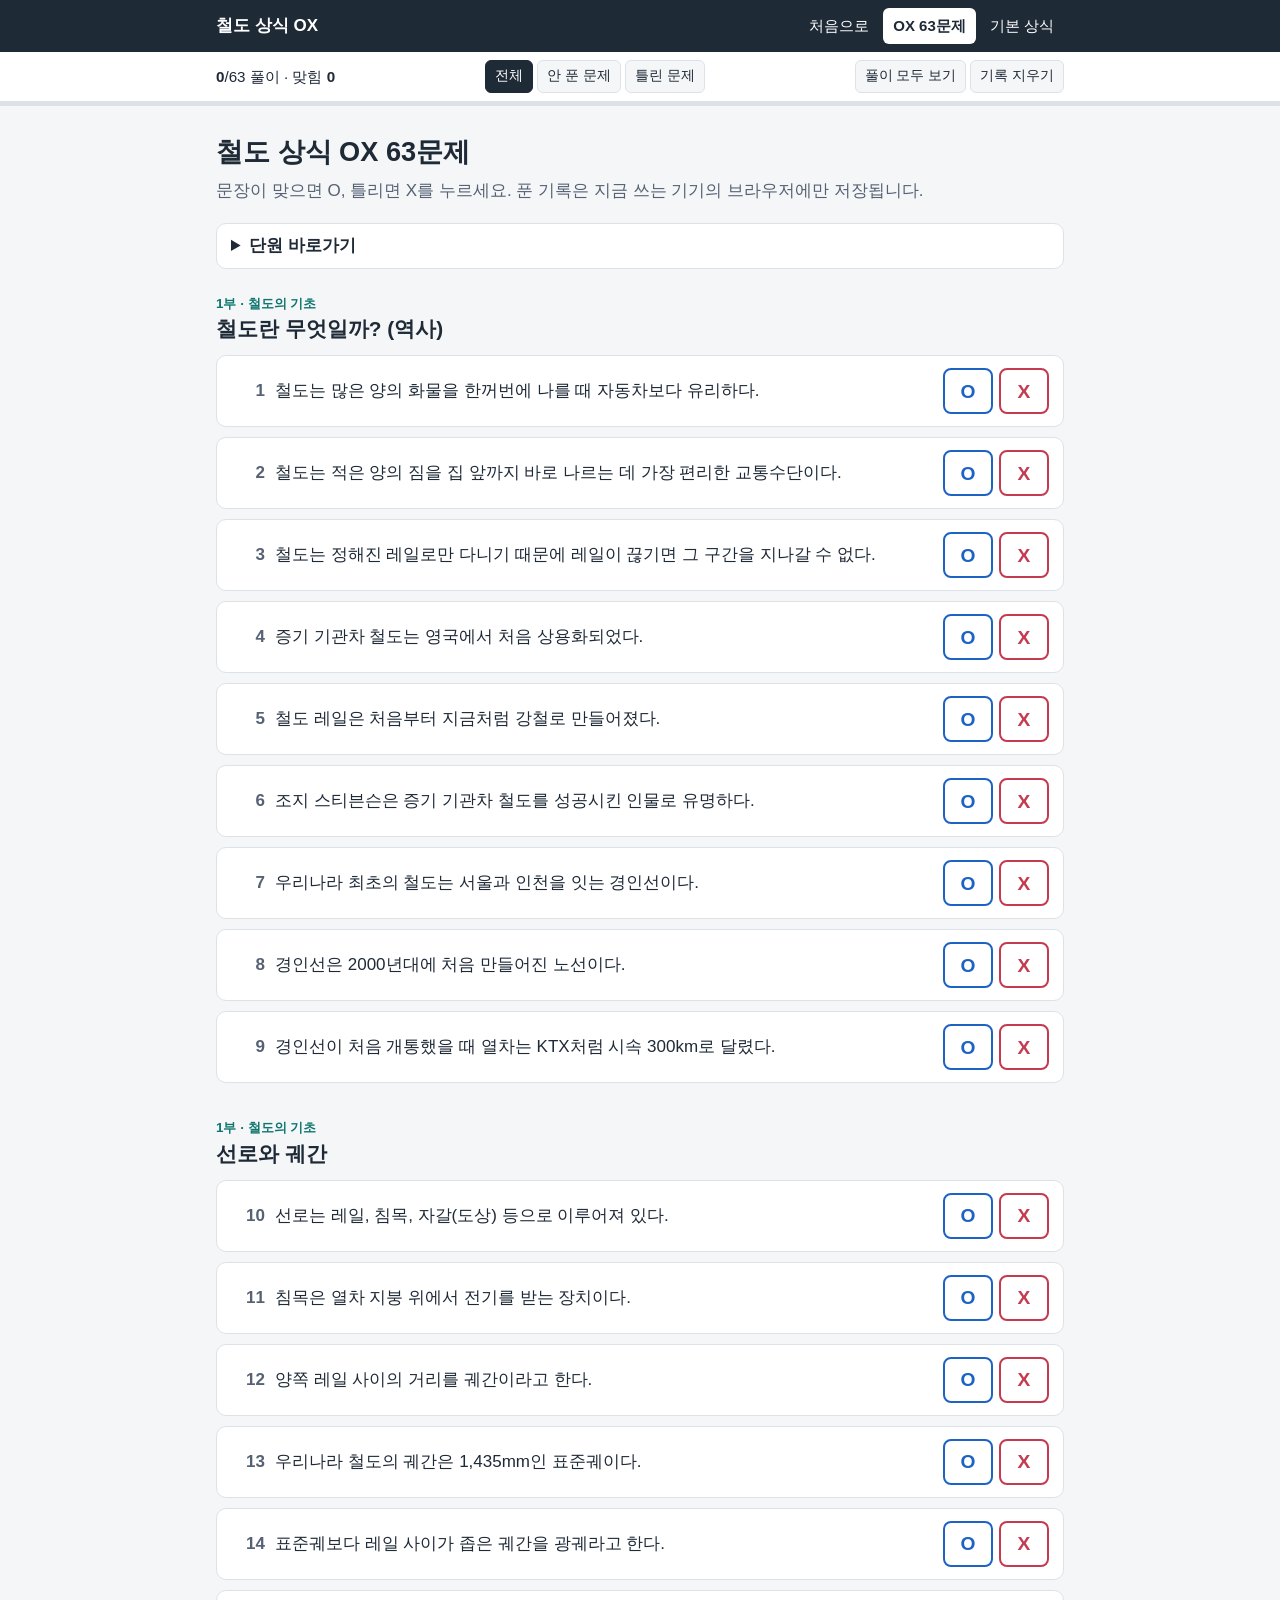
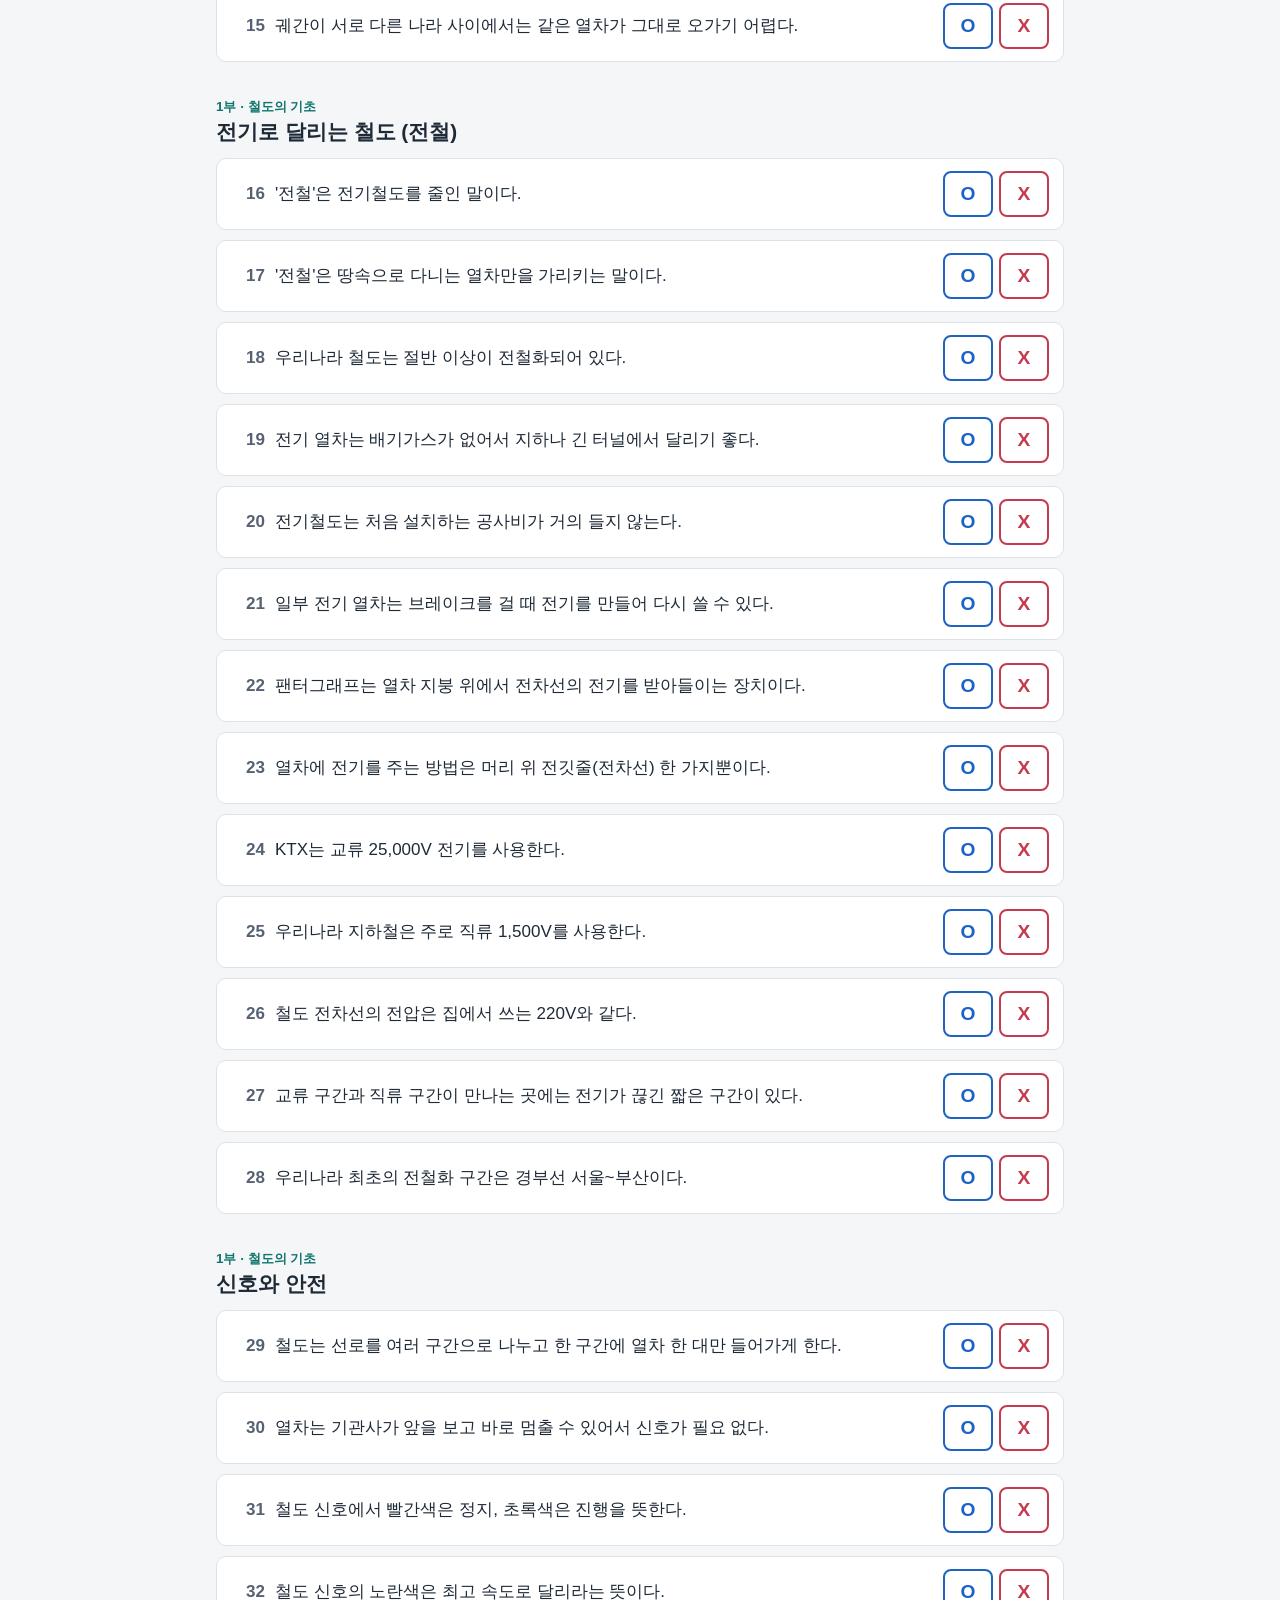
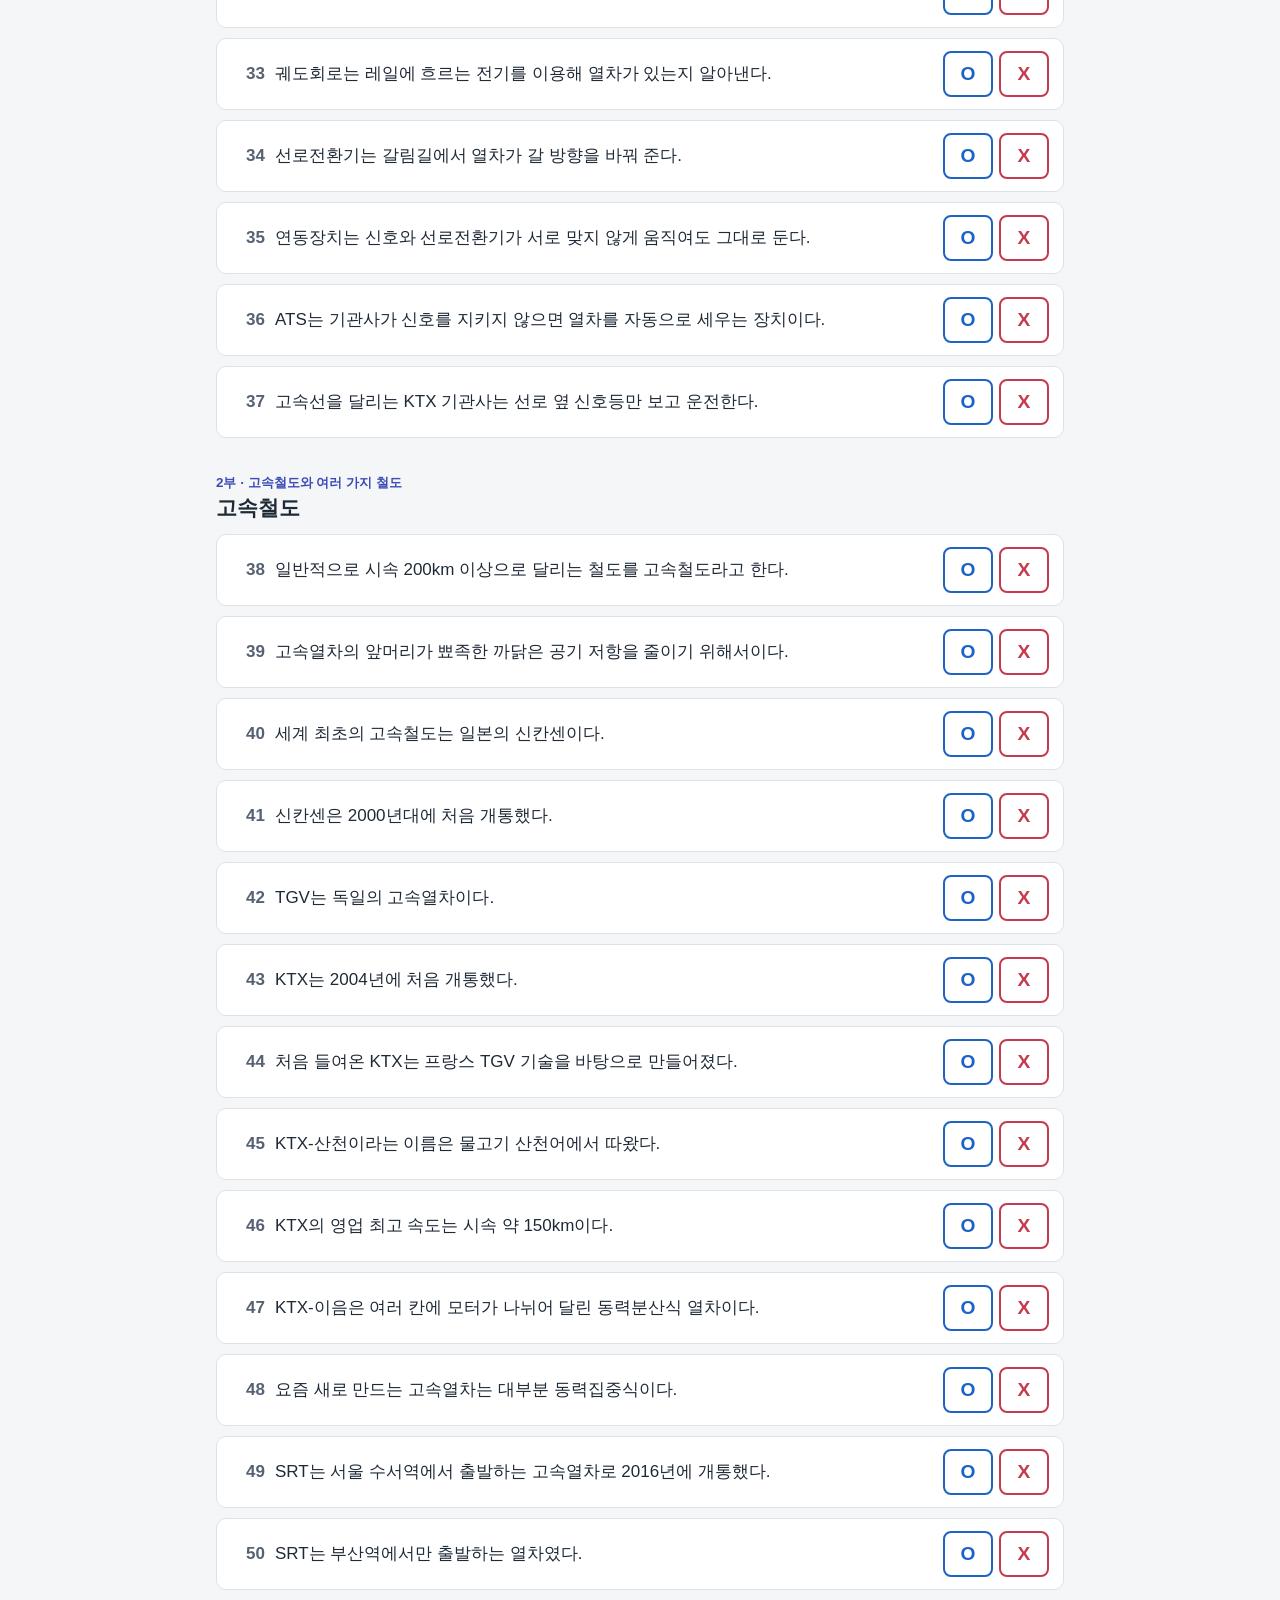
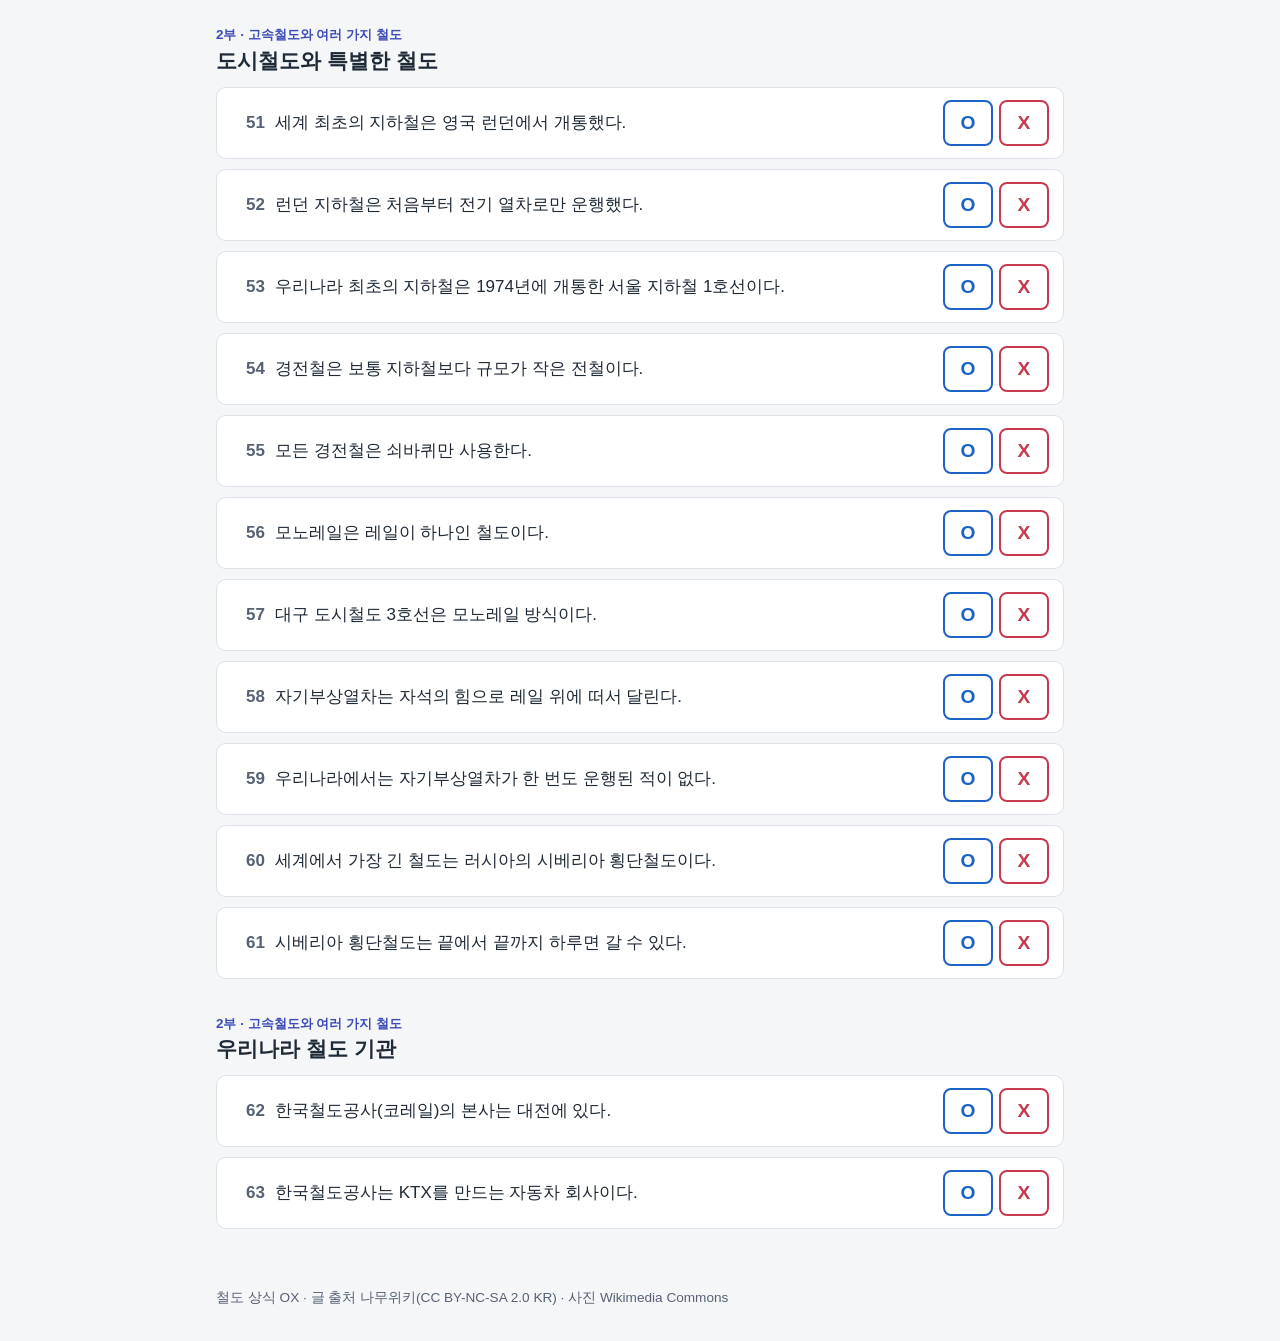
<file: ox.html>
<!doctype html>
<html lang="ko">
<head>
<meta charset="utf-8">
<meta name="viewport" content="width=device-width, initial-scale=1">
<title>철도 상식 OX 63문제</title>
<meta name="description" content="철도 기본 상식 OX 문제">
<link rel="stylesheet" href="style.css?v=1">
</head>
<body class="oxpage">
<div class="stick" id="stick"><header class="top"><div class="wrap topin"><a class="brand" href="index.html">철도 상식 OX</a><nav><a href="index.html">처음으로</a><a href="ox.html" aria-current=page>OX 63문제</a><a href="concepts.html">기본 상식</a></nav></div></header>
<div class="bar"><div class="wrap barin">
<div class="score" aria-live="polite"><b id="done">0</b>/63 풀이 · 맞힘 <b id="right">0</b></div>
<div class="filters" role="group" aria-label="문제 거르기">
<button type="button" data-f="all" aria-pressed="true">전체</button>
<button type="button" data-f="todo" aria-pressed="false">안 푼 문제</button>
<button type="button" data-f="wrong" aria-pressed="false">틀린 문제</button>
</div>
<div class="tools"><button type="button" id="showall" aria-pressed="false">풀이 모두 보기</button><button type="button" id="reset">기록 지우기</button></div>
</div><div class="meter"><i id="meter"></i></div></div></div>
<main class="wrap">
<h1>철도 상식 OX 63문제</h1>
<p class="lead">문장이 맞으면 O, 틀리면 X를 누르세요. 푼 기록은 지금 쓰는 기기의 브라우저에만 저장됩니다.</p>
<details class="jump"><summary>단원 바로가기</summary><div class="jgs"><div class="jg gen"><b>1부 · 철도의 기초</b><a href="#u01">철도란 무엇일까? (역사)<span data-prog="u01">9문제</span></a><a href="#u02">선로와 궤간<span data-prog="u02">6문제</span></a><a href="#u03">전기로 달리는 철도 (전철)<span data-prog="u03">13문제</span></a><a href="#u04">신호와 안전<span data-prog="u04">9문제</span></a></div><div class="jg star"><b>2부 · 고속철도와 여러 가지 철도</b><a href="#u05">고속철도<span data-prog="u05">13문제</span></a><a href="#u06">도시철도와 특별한 철도<span data-prog="u06">11문제</span></a><a href="#u07">우리나라 철도 기관<span data-prog="u07">2문제</span></a></div></div></details>
<p class="empty" id="empty" hidden>조건에 맞는 문제가 없습니다.</p>
<section class="unit gen" id="u01" data-unit="u01"><p class="crumb">1부 · 철도의 기초</p><h2>철도란 무엇일까? (역사)</h2><article class="q" id="q001" data-a="O" data-unit="u01">
<div class="qrow"><span class="qn">1</span><p class="st">철도는 많은 양의 화물을 한꺼번에 나를 때 자동차보다 유리하다.</p>
<div class="btns" role="group" aria-label="1번 답 고르기"><button type="button" class="o" data-v="O" aria-label="O, 맞다">O</button><button type="button" class="x" data-v="X" aria-label="X, 틀리다">X</button></div></div>
<div class="sol" hidden><p class="res"></p><p class="exp"><b>풀이</b> 대량 수송일수록 철도가 비용 면에서 유리하다.</p>
<p class="solfoot"><a class="go" href="concepts.html?from=q001#c101">상식 보기: 철도의 장점과 약점</a><button type="button" class="again">다시 풀기</button></p></div>
</article>
<article class="q" id="q002" data-a="X" data-unit="u01">
<div class="qrow"><span class="qn">2</span><p class="st">철도는 적은 양의 짐을 집 앞까지 바로 나르는 데 가장 편리한 교통수단이다.</p>
<div class="btns" role="group" aria-label="2번 답 고르기"><button type="button" class="o" data-v="O" aria-label="O, 맞다">O</button><button type="button" class="x" data-v="X" aria-label="X, 틀리다">X</button></div></div>
<div class="sol" hidden><p class="res"></p><p class="exp"><b>풀이</b> 소량·문 앞 배송은 자동차가 낫다. 철도는 대량 수송에 강하다.</p>
<p class="solfoot"><a class="go" href="concepts.html?from=q002#c101">상식 보기: 철도의 장점과 약점</a><button type="button" class="again">다시 풀기</button></p></div>
</article>
<article class="q" id="q003" data-a="O" data-unit="u01">
<div class="qrow"><span class="qn">3</span><p class="st">철도는 정해진 레일로만 다니기 때문에 레일이 끊기면 그 구간을 지나갈 수 없다.</p>
<div class="btns" role="group" aria-label="3번 답 고르기"><button type="button" class="o" data-v="O" aria-label="O, 맞다">O</button><button type="button" class="x" data-v="X" aria-label="X, 틀리다">X</button></div></div>
<div class="sol" hidden><p class="res"></p><p class="exp"><b>풀이</b> 철도는 고정 시설이라 레일만 끊어도 운행이 막힌다.</p>
<p class="solfoot"><a class="go" href="concepts.html?from=q003#c101">상식 보기: 철도의 장점과 약점</a><button type="button" class="again">다시 풀기</button></p></div>
</article>
<article class="q" id="q004" data-a="O" data-unit="u01">
<div class="qrow"><span class="qn">4</span><p class="st">증기 기관차 철도는 영국에서 처음 상용화되었다.</p>
<div class="btns" role="group" aria-label="4번 답 고르기"><button type="button" class="o" data-v="O" aria-label="O, 맞다">O</button><button type="button" class="x" data-v="X" aria-label="X, 틀리다">X</button></div></div>
<div class="sol" hidden><p class="res"></p><p class="exp"><b>풀이</b> 1825년 영국에서 조지 스티븐슨이 증기 기관차 철도를 처음 상용화했다.</p>
<p class="solfoot"><a class="go" href="concepts.html?from=q004#c102">상식 보기: 증기 기관차와 철도의 시작</a><button type="button" class="again">다시 풀기</button></p></div>
</article>
<article class="q" id="q005" data-a="X" data-unit="u01">
<div class="qrow"><span class="qn">5</span><p class="st">철도 레일은 처음부터 지금처럼 강철로 만들어졌다.</p>
<div class="btns" role="group" aria-label="5번 답 고르기"><button type="button" class="o" data-v="O" aria-label="O, 맞다">O</button><button type="button" class="x" data-v="X" aria-label="X, 틀리다">X</button></div></div>
<div class="sol" hidden><p class="res"></p><p class="exp"><b>풀이</b> 레일은 나무 → 주철 → 연철 → 강철 순서로 바뀌어 왔다.</p>
<p class="solfoot"><a class="go" href="concepts.html?from=q005#c102">상식 보기: 증기 기관차와 철도의 시작</a><button type="button" class="again">다시 풀기</button></p></div>
</article>
<article class="q" id="q006" data-a="O" data-unit="u01">
<div class="qrow"><span class="qn">6</span><p class="st">조지 스티븐슨은 증기 기관차 철도를 성공시킨 인물로 유명하다.</p>
<div class="btns" role="group" aria-label="6번 답 고르기"><button type="button" class="o" data-v="O" aria-label="O, 맞다">O</button><button type="button" class="x" data-v="X" aria-label="X, 틀리다">X</button></div></div>
<div class="sol" hidden><p class="res"></p><p class="exp"><b>풀이</b> 로코모션 1호와 로켓호로 화물·여객 철도를 성공시켰다.</p>
<p class="solfoot"><a class="go" href="concepts.html?from=q006#c102">상식 보기: 증기 기관차와 철도의 시작</a><button type="button" class="again">다시 풀기</button></p></div>
</article>
<article class="q" id="q007" data-a="O" data-unit="u01">
<div class="qrow"><span class="qn">7</span><p class="st">우리나라 최초의 철도는 서울과 인천을 잇는 경인선이다.</p>
<div class="btns" role="group" aria-label="7번 답 고르기"><button type="button" class="o" data-v="O" aria-label="O, 맞다">O</button><button type="button" class="x" data-v="X" aria-label="X, 틀리다">X</button></div></div>
<div class="sol" hidden><p class="res"></p><p class="exp"><b>풀이</b> 1899년 노량진~제물포 구간이 개통했다.</p>
<p class="solfoot"><a class="go" href="concepts.html?from=q007#c103">상식 보기: 우리나라 최초의 철도, 경인선</a><button type="button" class="again">다시 풀기</button></p></div>
</article>
<article class="q" id="q008" data-a="X" data-unit="u01">
<div class="qrow"><span class="qn">8</span><p class="st">경인선은 2000년대에 처음 만들어진 노선이다.</p>
<div class="btns" role="group" aria-label="8번 답 고르기"><button type="button" class="o" data-v="O" aria-label="O, 맞다">O</button><button type="button" class="x" data-v="X" aria-label="X, 틀리다">X</button></div></div>
<div class="sol" hidden><p class="res"></p><p class="exp"><b>풀이</b> 경인선은 1899년에 개통해 지금 남아 있는 노선 중 가장 오래되었다.</p>
<p class="solfoot"><a class="go" href="concepts.html?from=q008#c103">상식 보기: 우리나라 최초의 철도, 경인선</a><button type="button" class="again">다시 풀기</button></p></div>
</article>
<article class="q" id="q009" data-a="X" data-unit="u01">
<div class="qrow"><span class="qn">9</span><p class="st">경인선이 처음 개통했을 때 열차는 KTX처럼 시속 300km로 달렸다.</p>
<div class="btns" role="group" aria-label="9번 답 고르기"><button type="button" class="o" data-v="O" aria-label="O, 맞다">O</button><button type="button" class="x" data-v="X" aria-label="X, 틀리다">X</button></div></div>
<div class="sol" hidden><p class="res"></p><p class="exp"><b>풀이</b> 개통 당시 최고 속도는 시속 30km 정도였다.</p>
<p class="solfoot"><a class="go" href="concepts.html?from=q009#c103">상식 보기: 우리나라 최초의 철도, 경인선</a><button type="button" class="again">다시 풀기</button></p></div>
</article>
</section><section class="unit gen" id="u02" data-unit="u02"><p class="crumb">1부 · 철도의 기초</p><h2>선로와 궤간</h2><article class="q" id="q010" data-a="O" data-unit="u02">
<div class="qrow"><span class="qn">10</span><p class="st">선로는 레일, 침목, 자갈(도상) 등으로 이루어져 있다.</p>
<div class="btns" role="group" aria-label="10번 답 고르기"><button type="button" class="o" data-v="O" aria-label="O, 맞다">O</button><button type="button" class="x" data-v="X" aria-label="X, 틀리다">X</button></div></div>
<div class="sol" hidden><p class="res"></p><p class="exp"><b>풀이</b> 레일·침목·도상·노반이 선로의 기본 구성이다.</p>
<p class="solfoot"><a class="go" href="concepts.html?from=q010#c201">상식 보기: 선로는 무엇으로 이루어질까</a><button type="button" class="again">다시 풀기</button></p></div>
</article>
<article class="q" id="q011" data-a="X" data-unit="u02">
<div class="qrow"><span class="qn">11</span><p class="st">침목은 열차 지붕 위에서 전기를 받는 장치이다.</p>
<div class="btns" role="group" aria-label="11번 답 고르기"><button type="button" class="o" data-v="O" aria-label="O, 맞다">O</button><button type="button" class="x" data-v="X" aria-label="X, 틀리다">X</button></div></div>
<div class="sol" hidden><p class="res"></p><p class="exp"><b>풀이</b> 침목은 레일 아래에서 레일을 받치는 부재이다. 전기를 받는 장치는 팬터그래프이다.</p>
<p class="solfoot"><a class="go" href="concepts.html?from=q011#c201">상식 보기: 선로는 무엇으로 이루어질까</a><button type="button" class="again">다시 풀기</button></p></div>
</article>
<article class="q" id="q012" data-a="O" data-unit="u02">
<div class="qrow"><span class="qn">12</span><p class="st">양쪽 레일 사이의 거리를 궤간이라고 한다.</p>
<div class="btns" role="group" aria-label="12번 답 고르기"><button type="button" class="o" data-v="O" aria-label="O, 맞다">O</button><button type="button" class="x" data-v="X" aria-label="X, 틀리다">X</button></div></div>
<div class="sol" hidden><p class="res"></p><p class="exp"><b>풀이</b> 궤간은 두 레일 사이의 간격이다.</p>
<p class="solfoot"><a class="go" href="concepts.html?from=q012#c202">상식 보기: 궤간: 레일 사이의 거리</a><button type="button" class="again">다시 풀기</button></p></div>
</article>
<article class="q" id="q013" data-a="O" data-unit="u02">
<div class="qrow"><span class="qn">13</span><p class="st">우리나라 철도의 궤간은 1,435mm인 표준궤이다.</p>
<div class="btns" role="group" aria-label="13번 답 고르기"><button type="button" class="o" data-v="O" aria-label="O, 맞다">O</button><button type="button" class="x" data-v="X" aria-label="X, 틀리다">X</button></div></div>
<div class="sol" hidden><p class="res"></p><p class="exp"><b>풀이</b> 한국은 세계에서 가장 흔한 표준궤(1,435mm)를 쓴다.</p>
<p class="solfoot"><a class="go" href="concepts.html?from=q013#c202">상식 보기: 궤간: 레일 사이의 거리</a><button type="button" class="again">다시 풀기</button></p></div>
</article>
<article class="q" id="q014" data-a="X" data-unit="u02">
<div class="qrow"><span class="qn">14</span><p class="st">표준궤보다 레일 사이가 좁은 궤간을 광궤라고 한다.</p>
<div class="btns" role="group" aria-label="14번 답 고르기"><button type="button" class="o" data-v="O" aria-label="O, 맞다">O</button><button type="button" class="x" data-v="X" aria-label="X, 틀리다">X</button></div></div>
<div class="sol" hidden><p class="res"></p><p class="exp"><b>풀이</b> 좁은 궤간은 협궤, 넓은 궤간이 광궤이다.</p>
<p class="solfoot"><a class="go" href="concepts.html?from=q014#c202">상식 보기: 궤간: 레일 사이의 거리</a><button type="button" class="again">다시 풀기</button></p></div>
</article>
<article class="q" id="q015" data-a="O" data-unit="u02">
<div class="qrow"><span class="qn">15</span><p class="st">궤간이 서로 다른 나라 사이에서는 같은 열차가 그대로 오가기 어렵다.</p>
<div class="btns" role="group" aria-label="15번 답 고르기"><button type="button" class="o" data-v="O" aria-label="O, 맞다">O</button><button type="button" class="x" data-v="X" aria-label="X, 틀리다">X</button></div></div>
<div class="sol" hidden><p class="res"></p><p class="exp"><b>풀이</b> 바퀴 사이 간격이 맞지 않아 환승하거나 바퀴(대차)를 바꿔야 한다.</p>
<p class="solfoot"><a class="go" href="concepts.html?from=q015#c202">상식 보기: 궤간: 레일 사이의 거리</a><button type="button" class="again">다시 풀기</button></p></div>
</article>
</section><section class="unit gen" id="u03" data-unit="u03"><p class="crumb">1부 · 철도의 기초</p><h2>전기로 달리는 철도 (전철)</h2><article class="q" id="q016" data-a="O" data-unit="u03">
<div class="qrow"><span class="qn">16</span><p class="st">&#x27;전철&#x27;은 전기철도를 줄인 말이다.</p>
<div class="btns" role="group" aria-label="16번 답 고르기"><button type="button" class="o" data-v="O" aria-label="O, 맞다">O</button><button type="button" class="x" data-v="X" aria-label="X, 틀리다">X</button></div></div>
<div class="sol" hidden><p class="res"></p><p class="exp"><b>풀이</b> 전기를 동력으로 달리는 철도를 줄여서 전철이라고 한다.</p>
<p class="solfoot"><a class="go" href="concepts.html?from=q016#c301">상식 보기: 전철의 뜻</a><button type="button" class="again">다시 풀기</button></p></div>
</article>
<article class="q" id="q017" data-a="X" data-unit="u03">
<div class="qrow"><span class="qn">17</span><p class="st">&#x27;전철&#x27;은 땅속으로 다니는 열차만을 가리키는 말이다.</p>
<div class="btns" role="group" aria-label="17번 답 고르기"><button type="button" class="o" data-v="O" aria-label="O, 맞다">O</button><button type="button" class="x" data-v="X" aria-label="X, 틀리다">X</button></div></div>
<div class="sol" hidden><p class="res"></p><p class="exp"><b>풀이</b> 땅 위든 지하든 전기로 달리면 전철이다. 지하로 다니는 것은 지하철이다.</p>
<p class="solfoot"><a class="go" href="concepts.html?from=q017#c301">상식 보기: 전철의 뜻</a><button type="button" class="again">다시 풀기</button></p></div>
</article>
<article class="q" id="q018" data-a="O" data-unit="u03">
<div class="qrow"><span class="qn">18</span><p class="st">우리나라 철도는 절반 이상이 전철화되어 있다.</p>
<div class="btns" role="group" aria-label="18번 답 고르기"><button type="button" class="o" data-v="O" aria-label="O, 맞다">O</button><button type="button" class="x" data-v="X" aria-label="X, 틀리다">X</button></div></div>
<div class="sol" hidden><p class="res"></p><p class="exp"><b>풀이</b> 2017년 기준 약 74%가 전철화되어 있다.</p>
<p class="solfoot"><a class="go" href="concepts.html?from=q018#c301">상식 보기: 전철의 뜻</a><button type="button" class="again">다시 풀기</button></p></div>
</article>
<article class="q" id="q019" data-a="O" data-unit="u03">
<div class="qrow"><span class="qn">19</span><p class="st">전기 열차는 배기가스가 없어서 지하나 긴 터널에서 달리기 좋다.</p>
<div class="btns" role="group" aria-label="19번 답 고르기"><button type="button" class="o" data-v="O" aria-label="O, 맞다">O</button><button type="button" class="x" data-v="X" aria-label="X, 틀리다">X</button></div></div>
<div class="sol" hidden><p class="res"></p><p class="exp"><b>풀이</b> 연료를 태우지 않으므로 지하철과 장대 터널에 알맞다.</p>
<p class="solfoot"><a class="go" href="concepts.html?from=q019#c302">상식 보기: 전기철도의 장점과 단점</a><button type="button" class="again">다시 풀기</button></p></div>
</article>
<article class="q" id="q020" data-a="X" data-unit="u03">
<div class="qrow"><span class="qn">20</span><p class="st">전기철도는 처음 설치하는 공사비가 거의 들지 않는다.</p>
<div class="btns" role="group" aria-label="20번 답 고르기"><button type="button" class="o" data-v="O" aria-label="O, 맞다">O</button><button type="button" class="x" data-v="X" aria-label="X, 틀리다">X</button></div></div>
<div class="sol" hidden><p class="res"></p><p class="exp"><b>풀이</b> 전차선과 변전소 등을 설치해야 해서 공사비가 비싸다.</p>
<p class="solfoot"><a class="go" href="concepts.html?from=q020#c302">상식 보기: 전기철도의 장점과 단점</a><button type="button" class="again">다시 풀기</button></p></div>
</article>
<article class="q" id="q021" data-a="O" data-unit="u03">
<div class="qrow"><span class="qn">21</span><p class="st">일부 전기 열차는 브레이크를 걸 때 전기를 만들어 다시 쓸 수 있다.</p>
<div class="btns" role="group" aria-label="21번 답 고르기"><button type="button" class="o" data-v="O" aria-label="O, 맞다">O</button><button type="button" class="x" data-v="X" aria-label="X, 틀리다">X</button></div></div>
<div class="sol" hidden><p class="res"></p><p class="exp"><b>풀이</b> 이것을 회생제동이라고 한다.</p>
<p class="solfoot"><a class="go" href="concepts.html?from=q021#c302">상식 보기: 전기철도의 장점과 단점</a><button type="button" class="again">다시 풀기</button></p></div>
</article>
<article class="q" id="q022" data-a="O" data-unit="u03">
<div class="qrow"><span class="qn">22</span><p class="st">팬터그래프는 열차 지붕 위에서 전차선의 전기를 받아들이는 장치이다.</p>
<div class="btns" role="group" aria-label="22번 답 고르기"><button type="button" class="o" data-v="O" aria-label="O, 맞다">O</button><button type="button" class="x" data-v="X" aria-label="X, 틀리다">X</button></div></div>
<div class="sol" hidden><p class="res"></p><p class="exp"><b>풀이</b> 팬터그래프(집전장치)가 위쪽 전차선에 닿아 전기를 받는다.</p>
<p class="solfoot"><a class="go" href="concepts.html?from=q022#c303">상식 보기: 팬터그래프와 전차선</a><button type="button" class="again">다시 풀기</button></p></div>
</article>
<article class="q" id="q023" data-a="X" data-unit="u03">
<div class="qrow"><span class="qn">23</span><p class="st">열차에 전기를 주는 방법은 머리 위 전깃줄(전차선) 한 가지뿐이다.</p>
<div class="btns" role="group" aria-label="23번 답 고르기"><button type="button" class="o" data-v="O" aria-label="O, 맞다">O</button><button type="button" class="x" data-v="X" aria-label="X, 틀리다">X</button></div></div>
<div class="sol" hidden><p class="res"></p><p class="exp"><b>풀이</b> 레일 옆의 제3궤조로 전기를 주는 방식도 있다.</p>
<p class="solfoot"><a class="go" href="concepts.html?from=q023#c303">상식 보기: 팬터그래프와 전차선</a><button type="button" class="again">다시 풀기</button></p></div>
</article>
<article class="q" id="q024" data-a="O" data-unit="u03">
<div class="qrow"><span class="qn">24</span><p class="st">KTX는 교류 25,000V 전기를 사용한다.</p>
<div class="btns" role="group" aria-label="24번 답 고르기"><button type="button" class="o" data-v="O" aria-label="O, 맞다">O</button><button type="button" class="x" data-v="X" aria-label="X, 틀리다">X</button></div></div>
<div class="sol" hidden><p class="res"></p><p class="exp"><b>풀이</b> 한국 고속철도와 간선은 교류 25kV 60Hz가 표준이다.</p>
<p class="solfoot"><a class="go" href="concepts.html?from=q024#c304">상식 보기: 교류와 직류</a><button type="button" class="again">다시 풀기</button></p></div>
</article>
<article class="q" id="q025" data-a="O" data-unit="u03">
<div class="qrow"><span class="qn">25</span><p class="st">우리나라 지하철은 주로 직류 1,500V를 사용한다.</p>
<div class="btns" role="group" aria-label="25번 답 고르기"><button type="button" class="o" data-v="O" aria-label="O, 맞다">O</button><button type="button" class="x" data-v="X" aria-label="X, 틀리다">X</button></div></div>
<div class="sol" hidden><p class="res"></p><p class="exp"><b>풀이</b> 도시철도는 주로 직류 1,500V를 쓴다.</p>
<p class="solfoot"><a class="go" href="concepts.html?from=q025#c304">상식 보기: 교류와 직류</a><button type="button" class="again">다시 풀기</button></p></div>
</article>
<article class="q" id="q026" data-a="X" data-unit="u03">
<div class="qrow"><span class="qn">26</span><p class="st">철도 전차선의 전압은 집에서 쓰는 220V와 같다.</p>
<div class="btns" role="group" aria-label="26번 답 고르기"><button type="button" class="o" data-v="O" aria-label="O, 맞다">O</button><button type="button" class="x" data-v="X" aria-label="X, 틀리다">X</button></div></div>
<div class="sol" hidden><p class="res"></p><p class="exp"><b>풀이</b> 전차선은 25,000V나 1,500V처럼 훨씬 높은 전압을 쓴다.</p>
<p class="solfoot"><a class="go" href="concepts.html?from=q026#c304">상식 보기: 교류와 직류</a><button type="button" class="again">다시 풀기</button></p></div>
</article>
<article class="q" id="q027" data-a="O" data-unit="u03">
<div class="qrow"><span class="qn">27</span><p class="st">교류 구간과 직류 구간이 만나는 곳에는 전기가 끊긴 짧은 구간이 있다.</p>
<div class="btns" role="group" aria-label="27번 답 고르기"><button type="button" class="o" data-v="O" aria-label="O, 맞다">O</button><button type="button" class="x" data-v="X" aria-label="X, 틀리다">X</button></div></div>
<div class="sol" hidden><p class="res"></p><p class="exp"><b>풀이</b> 이 구간을 절연구간이라고 하며, 열차는 타력으로 지나간다.</p>
<p class="solfoot"><a class="go" href="concepts.html?from=q027#c305">상식 보기: 절연구간: 전기가 바뀌는 곳</a><button type="button" class="again">다시 풀기</button></p></div>
</article>
<article class="q" id="q028" data-a="X" data-unit="u03">
<div class="qrow"><span class="qn">28</span><p class="st">우리나라 최초의 전철화 구간은 경부선 서울~부산이다.</p>
<div class="btns" role="group" aria-label="28번 답 고르기"><button type="button" class="o" data-v="O" aria-label="O, 맞다">O</button><button type="button" class="x" data-v="X" aria-label="X, 틀리다">X</button></div></div>
<div class="sol" hidden><p class="res"></p><p class="exp"><b>풀이</b> 최초 전철화 구간은 1973년 중앙선 청량리~제천이다.</p>
<p class="solfoot"><a class="go" href="concepts.html?from=q028#c306">상식 보기: 우리나라 첫 전철화</a><button type="button" class="again">다시 풀기</button></p></div>
</article>
</section><section class="unit gen" id="u04" data-unit="u04"><p class="crumb">1부 · 철도의 기초</p><h2>신호와 안전</h2><article class="q" id="q029" data-a="O" data-unit="u04">
<div class="qrow"><span class="qn">29</span><p class="st">철도는 선로를 여러 구간으로 나누고 한 구간에 열차 한 대만 들어가게 한다.</p>
<div class="btns" role="group" aria-label="29번 답 고르기"><button type="button" class="o" data-v="O" aria-label="O, 맞다">O</button><button type="button" class="x" data-v="X" aria-label="X, 틀리다">X</button></div></div>
<div class="sol" hidden><p class="res"></p><p class="exp"><b>풀이</b> 이 원칙을 폐색이라고 한다.</p>
<p class="solfoot"><a class="go" href="concepts.html?from=q029#c401">상식 보기: 폐색: 한 구간에 한 열차</a><button type="button" class="again">다시 풀기</button></p></div>
</article>
<article class="q" id="q030" data-a="X" data-unit="u04">
<div class="qrow"><span class="qn">30</span><p class="st">열차는 기관사가 앞을 보고 바로 멈출 수 있어서 신호가 필요 없다.</p>
<div class="btns" role="group" aria-label="30번 답 고르기"><button type="button" class="o" data-v="O" aria-label="O, 맞다">O</button><button type="button" class="x" data-v="X" aria-label="X, 틀리다">X</button></div></div>
<div class="sol" hidden><p class="res"></p><p class="exp"><b>풀이</b> 열차는 멈추는 데 긴 거리가 필요해서 신호가 꼭 필요하다.</p>
<p class="solfoot"><a class="go" href="concepts.html?from=q030#c401">상식 보기: 폐색: 한 구간에 한 열차</a><button type="button" class="again">다시 풀기</button></p></div>
</article>
<article class="q" id="q031" data-a="O" data-unit="u04">
<div class="qrow"><span class="qn">31</span><p class="st">철도 신호에서 빨간색은 정지, 초록색은 진행을 뜻한다.</p>
<div class="btns" role="group" aria-label="31번 답 고르기"><button type="button" class="o" data-v="O" aria-label="O, 맞다">O</button><button type="button" class="x" data-v="X" aria-label="X, 틀리다">X</button></div></div>
<div class="sol" hidden><p class="res"></p><p class="exp"><b>풀이</b> 기본 3색: 초록 진행, 노랑 주의, 빨강 정지.</p>
<p class="solfoot"><a class="go" href="concepts.html?from=q031#c402">상식 보기: 신호등의 색</a><button type="button" class="again">다시 풀기</button></p></div>
</article>
<article class="q" id="q032" data-a="X" data-unit="u04">
<div class="qrow"><span class="qn">32</span><p class="st">철도 신호의 노란색은 최고 속도로 달리라는 뜻이다.</p>
<div class="btns" role="group" aria-label="32번 답 고르기"><button type="button" class="o" data-v="O" aria-label="O, 맞다">O</button><button type="button" class="x" data-v="X" aria-label="X, 틀리다">X</button></div></div>
<div class="sol" hidden><p class="res"></p><p class="exp"><b>풀이</b> 노란색은 주의(속도를 줄일 준비)를 뜻한다.</p>
<p class="solfoot"><a class="go" href="concepts.html?from=q032#c402">상식 보기: 신호등의 색</a><button type="button" class="again">다시 풀기</button></p></div>
</article>
<article class="q" id="q033" data-a="O" data-unit="u04">
<div class="qrow"><span class="qn">33</span><p class="st">궤도회로는 레일에 흐르는 전기를 이용해 열차가 있는지 알아낸다.</p>
<div class="btns" role="group" aria-label="33번 답 고르기"><button type="button" class="o" data-v="O" aria-label="O, 맞다">O</button><button type="button" class="x" data-v="X" aria-label="X, 틀리다">X</button></div></div>
<div class="sol" hidden><p class="res"></p><p class="exp"><b>풀이</b> 바퀴가 두 레일을 이어 주면 전기 흐름이 바뀌어 열차를 감지한다.</p>
<p class="solfoot"><a class="go" href="concepts.html?from=q033#c403">상식 보기: 궤도회로: 열차 위치 알아내기</a><button type="button" class="again">다시 풀기</button></p></div>
</article>
<article class="q" id="q034" data-a="O" data-unit="u04">
<div class="qrow"><span class="qn">34</span><p class="st">선로전환기는 갈림길에서 열차가 갈 방향을 바꿔 준다.</p>
<div class="btns" role="group" aria-label="34번 답 고르기"><button type="button" class="o" data-v="O" aria-label="O, 맞다">O</button><button type="button" class="x" data-v="X" aria-label="X, 틀리다">X</button></div></div>
<div class="sol" hidden><p class="res"></p><p class="exp"><b>풀이</b> 분기기의 레일을 밀고 당겨 진로를 바꾼다.</p>
<p class="solfoot"><a class="go" href="concepts.html?from=q034#c404">상식 보기: 선로전환기와 연동장치</a><button type="button" class="again">다시 풀기</button></p></div>
</article>
<article class="q" id="q035" data-a="X" data-unit="u04">
<div class="qrow"><span class="qn">35</span><p class="st">연동장치는 신호와 선로전환기가 서로 맞지 않게 움직여도 그대로 둔다.</p>
<div class="btns" role="group" aria-label="35번 답 고르기"><button type="button" class="o" data-v="O" aria-label="O, 맞다">O</button><button type="button" class="x" data-v="X" aria-label="X, 틀리다">X</button></div></div>
<div class="sol" hidden><p class="res"></p><p class="exp"><b>풀이</b> 연동장치는 서로 모순되는 동작을 막는 안전장치이다.</p>
<p class="solfoot"><a class="go" href="concepts.html?from=q035#c404">상식 보기: 선로전환기와 연동장치</a><button type="button" class="again">다시 풀기</button></p></div>
</article>
<article class="q" id="q036" data-a="O" data-unit="u04">
<div class="qrow"><span class="qn">36</span><p class="st">ATS는 기관사가 신호를 지키지 않으면 열차를 자동으로 세우는 장치이다.</p>
<div class="btns" role="group" aria-label="36번 답 고르기"><button type="button" class="o" data-v="O" aria-label="O, 맞다">O</button><button type="button" class="x" data-v="X" aria-label="X, 틀리다">X</button></div></div>
<div class="sol" hidden><p class="res"></p><p class="exp"><b>풀이</b> ATS는 열차자동정지장치이다.</p>
<p class="solfoot"><a class="go" href="concepts.html?from=q036#c405">상식 보기: ATS와 ATC</a><button type="button" class="again">다시 풀기</button></p></div>
</article>
<article class="q" id="q037" data-a="X" data-unit="u04">
<div class="qrow"><span class="qn">37</span><p class="st">고속선을 달리는 KTX 기관사는 선로 옆 신호등만 보고 운전한다.</p>
<div class="btns" role="group" aria-label="37번 답 고르기"><button type="button" class="o" data-v="O" aria-label="O, 맞다">O</button><button type="button" class="x" data-v="X" aria-label="X, 틀리다">X</button></div></div>
<div class="sol" hidden><p class="res"></p><p class="exp"><b>풀이</b> 고속선은 운전실에 표시되는 허용 속도가 신호 역할을 한다(차내신호).</p>
<p class="solfoot"><a class="go" href="concepts.html?from=q037#c405">상식 보기: ATS와 ATC</a><button type="button" class="again">다시 풀기</button></p></div>
</article>
</section><section class="unit star" id="u05" data-unit="u05"><p class="crumb">2부 · 고속철도와 여러 가지 철도</p><h2>고속철도</h2><article class="q" id="q038" data-a="O" data-unit="u05">
<div class="qrow"><span class="qn">38</span><p class="st">일반적으로 시속 200km 이상으로 달리는 철도를 고속철도라고 한다.</p>
<div class="btns" role="group" aria-label="38번 답 고르기"><button type="button" class="o" data-v="O" aria-label="O, 맞다">O</button><button type="button" class="x" data-v="X" aria-label="X, 틀리다">X</button></div></div>
<div class="sol" hidden><p class="res"></p><p class="exp"><b>풀이</b> 국제철도연맹 등 대부분 기준이 200km/h 이상이다.</p>
<p class="solfoot"><a class="go" href="concepts.html?from=q038#c501">상식 보기: 고속철도의 뜻</a><button type="button" class="again">다시 풀기</button></p></div>
</article>
<article class="q" id="q039" data-a="O" data-unit="u05">
<div class="qrow"><span class="qn">39</span><p class="st">고속열차의 앞머리가 뾰족한 까닭은 공기 저항을 줄이기 위해서이다.</p>
<div class="btns" role="group" aria-label="39번 답 고르기"><button type="button" class="o" data-v="O" aria-label="O, 맞다">O</button><button type="button" class="x" data-v="X" aria-label="X, 틀리다">X</button></div></div>
<div class="sol" hidden><p class="res"></p><p class="exp"><b>풀이</b> 공기 저항은 속도가 빨라질수록 크게 늘어난다.</p>
<p class="solfoot"><a class="go" href="concepts.html?from=q039#c501">상식 보기: 고속철도의 뜻</a><button type="button" class="again">다시 풀기</button></p></div>
</article>
<article class="q" id="q040" data-a="O" data-unit="u05">
<div class="qrow"><span class="qn">40</span><p class="st">세계 최초의 고속철도는 일본의 신칸센이다.</p>
<div class="btns" role="group" aria-label="40번 답 고르기"><button type="button" class="o" data-v="O" aria-label="O, 맞다">O</button><button type="button" class="x" data-v="X" aria-label="X, 틀리다">X</button></div></div>
<div class="sol" hidden><p class="res"></p><p class="exp"><b>풀이</b> 1964년 도카이도 신칸센이 개통했다.</p>
<p class="solfoot"><a class="go" href="concepts.html?from=q040#c502">상식 보기: 세계의 고속철도</a><button type="button" class="again">다시 풀기</button></p></div>
</article>
<article class="q" id="q041" data-a="X" data-unit="u05">
<div class="qrow"><span class="qn">41</span><p class="st">신칸센은 2000년대에 처음 개통했다.</p>
<div class="btns" role="group" aria-label="41번 답 고르기"><button type="button" class="o" data-v="O" aria-label="O, 맞다">O</button><button type="button" class="x" data-v="X" aria-label="X, 틀리다">X</button></div></div>
<div class="sol" hidden><p class="res"></p><p class="exp"><b>풀이</b> 신칸센은 1964년 도쿄 올림픽 무렵 개통했다.</p>
<p class="solfoot"><a class="go" href="concepts.html?from=q041#c502">상식 보기: 세계의 고속철도</a><button type="button" class="again">다시 풀기</button></p></div>
</article>
<article class="q" id="q042" data-a="X" data-unit="u05">
<div class="qrow"><span class="qn">42</span><p class="st">TGV는 독일의 고속열차이다.</p>
<div class="btns" role="group" aria-label="42번 답 고르기"><button type="button" class="o" data-v="O" aria-label="O, 맞다">O</button><button type="button" class="x" data-v="X" aria-label="X, 틀리다">X</button></div></div>
<div class="sol" hidden><p class="res"></p><p class="exp"><b>풀이</b> TGV는 프랑스, ICE가 독일의 고속열차이다.</p>
<p class="solfoot"><a class="go" href="concepts.html?from=q042#c502">상식 보기: 세계의 고속철도</a><button type="button" class="again">다시 풀기</button></p></div>
</article>
<article class="q" id="q043" data-a="O" data-unit="u05">
<div class="qrow"><span class="qn">43</span><p class="st">KTX는 2004년에 처음 개통했다.</p>
<div class="btns" role="group" aria-label="43번 답 고르기"><button type="button" class="o" data-v="O" aria-label="O, 맞다">O</button><button type="button" class="x" data-v="X" aria-label="X, 틀리다">X</button></div></div>
<div class="sol" hidden><p class="res"></p><p class="exp"><b>풀이</b> 2004년 4월 1일 개통했다.</p>
<p class="solfoot"><a class="go" href="concepts.html?from=q043#c503">상식 보기: KTX</a><button type="button" class="again">다시 풀기</button></p></div>
</article>
<article class="q" id="q044" data-a="O" data-unit="u05">
<div class="qrow"><span class="qn">44</span><p class="st">처음 들여온 KTX는 프랑스 TGV 기술을 바탕으로 만들어졌다.</p>
<div class="btns" role="group" aria-label="44번 답 고르기"><button type="button" class="o" data-v="O" aria-label="O, 맞다">O</button><button type="button" class="x" data-v="X" aria-label="X, 틀리다">X</button></div></div>
<div class="sol" hidden><p class="res"></p><p class="exp"><b>풀이</b> 프랑스 알스톰의 TGV 기술을 도입했다.</p>
<p class="solfoot"><a class="go" href="concepts.html?from=q044#c503">상식 보기: KTX</a><button type="button" class="again">다시 풀기</button></p></div>
</article>
<article class="q" id="q045" data-a="O" data-unit="u05">
<div class="qrow"><span class="qn">45</span><p class="st">KTX-산천이라는 이름은 물고기 산천어에서 따왔다.</p>
<div class="btns" role="group" aria-label="45번 답 고르기"><button type="button" class="o" data-v="O" aria-label="O, 맞다">O</button><button type="button" class="x" data-v="X" aria-label="X, 틀리다">X</button></div></div>
<div class="sol" hidden><p class="res"></p><p class="exp"><b>풀이</b> 산천어의 모습을 본떠 이름을 지었다.</p>
<p class="solfoot"><a class="go" href="concepts.html?from=q045#c503">상식 보기: KTX</a><button type="button" class="again">다시 풀기</button></p></div>
</article>
<article class="q" id="q046" data-a="X" data-unit="u05">
<div class="qrow"><span class="qn">46</span><p class="st">KTX의 영업 최고 속도는 시속 약 150km이다.</p>
<div class="btns" role="group" aria-label="46번 답 고르기"><button type="button" class="o" data-v="O" aria-label="O, 맞다">O</button><button type="button" class="x" data-v="X" aria-label="X, 틀리다">X</button></div></div>
<div class="sol" hidden><p class="res"></p><p class="exp"><b>풀이</b> KTX의 영업 최고 속도는 시속 305km이다.</p>
<p class="solfoot"><a class="go" href="concepts.html?from=q046#c503">상식 보기: KTX</a><button type="button" class="again">다시 풀기</button></p></div>
</article>
<article class="q" id="q047" data-a="O" data-unit="u05">
<div class="qrow"><span class="qn">47</span><p class="st">KTX-이음은 여러 칸에 모터가 나뉘어 달린 동력분산식 열차이다.</p>
<div class="btns" role="group" aria-label="47번 답 고르기"><button type="button" class="o" data-v="O" aria-label="O, 맞다">O</button><button type="button" class="x" data-v="X" aria-label="X, 틀리다">X</button></div></div>
<div class="sol" hidden><p class="res"></p><p class="exp"><b>풀이</b> KTX-이음은 우리 기술로 만든 동력분산식 고속차량이다.</p>
<p class="solfoot"><a class="go" href="concepts.html?from=q047#c504">상식 보기: 동력집중식과 동력분산식</a><button type="button" class="again">다시 풀기</button></p></div>
</article>
<article class="q" id="q048" data-a="X" data-unit="u05">
<div class="qrow"><span class="qn">48</span><p class="st">요즘 새로 만드는 고속열차는 대부분 동력집중식이다.</p>
<div class="btns" role="group" aria-label="48번 답 고르기"><button type="button" class="o" data-v="O" aria-label="O, 맞다">O</button><button type="button" class="x" data-v="X" aria-label="X, 틀리다">X</button></div></div>
<div class="sol" hidden><p class="res"></p><p class="exp"><b>풀이</b> 최근에는 대부분 동력분산식으로 만든다.</p>
<p class="solfoot"><a class="go" href="concepts.html?from=q048#c504">상식 보기: 동력집중식과 동력분산식</a><button type="button" class="again">다시 풀기</button></p></div>
</article>
<article class="q" id="q049" data-a="O" data-unit="u05">
<div class="qrow"><span class="qn">49</span><p class="st">SRT는 서울 수서역에서 출발하는 고속열차로 2016년에 개통했다.</p>
<div class="btns" role="group" aria-label="49번 답 고르기"><button type="button" class="o" data-v="O" aria-label="O, 맞다">O</button><button type="button" class="x" data-v="X" aria-label="X, 틀리다">X</button></div></div>
<div class="sol" hidden><p class="res"></p><p class="exp"><b>풀이</b> 2016년 12월 9일 영업을 시작했다.</p>
<p class="solfoot"><a class="go" href="concepts.html?from=q049#c505">상식 보기: SRT</a><button type="button" class="again">다시 풀기</button></p></div>
</article>
<article class="q" id="q050" data-a="X" data-unit="u05">
<div class="qrow"><span class="qn">50</span><p class="st">SRT는 부산역에서만 출발하는 열차였다.</p>
<div class="btns" role="group" aria-label="50번 답 고르기"><button type="button" class="o" data-v="O" aria-label="O, 맞다">O</button><button type="button" class="x" data-v="X" aria-label="X, 틀리다">X</button></div></div>
<div class="sol" hidden><p class="res"></p><p class="exp"><b>풀이</b> SRT의 대표 출발역은 서울 수서역이었다.</p>
<p class="solfoot"><a class="go" href="concepts.html?from=q050#c505">상식 보기: SRT</a><button type="button" class="again">다시 풀기</button></p></div>
</article>
</section><section class="unit star" id="u06" data-unit="u06"><p class="crumb">2부 · 고속철도와 여러 가지 철도</p><h2>도시철도와 특별한 철도</h2><article class="q" id="q051" data-a="O" data-unit="u06">
<div class="qrow"><span class="qn">51</span><p class="st">세계 최초의 지하철은 영국 런던에서 개통했다.</p>
<div class="btns" role="group" aria-label="51번 답 고르기"><button type="button" class="o" data-v="O" aria-label="O, 맞다">O</button><button type="button" class="x" data-v="X" aria-label="X, 틀리다">X</button></div></div>
<div class="sol" hidden><p class="res"></p><p class="exp"><b>풀이</b> 1863년 런던 지하철이 최초이다.</p>
<p class="solfoot"><a class="go" href="concepts.html?from=q051#c601">상식 보기: 지하철의 역사</a><button type="button" class="again">다시 풀기</button></p></div>
</article>
<article class="q" id="q052" data-a="X" data-unit="u06">
<div class="qrow"><span class="qn">52</span><p class="st">런던 지하철은 처음부터 전기 열차로만 운행했다.</p>
<div class="btns" role="group" aria-label="52번 답 고르기"><button type="button" class="o" data-v="O" aria-label="O, 맞다">O</button><button type="button" class="x" data-v="X" aria-label="X, 틀리다">X</button></div></div>
<div class="sol" hidden><p class="res"></p><p class="exp"><b>풀이</b> 처음에는 증기 기관차가 지하를 달렸다.</p>
<p class="solfoot"><a class="go" href="concepts.html?from=q052#c601">상식 보기: 지하철의 역사</a><button type="button" class="again">다시 풀기</button></p></div>
</article>
<article class="q" id="q053" data-a="O" data-unit="u06">
<div class="qrow"><span class="qn">53</span><p class="st">우리나라 최초의 지하철은 1974년에 개통한 서울 지하철 1호선이다.</p>
<div class="btns" role="group" aria-label="53번 답 고르기"><button type="button" class="o" data-v="O" aria-label="O, 맞다">O</button><button type="button" class="x" data-v="X" aria-label="X, 틀리다">X</button></div></div>
<div class="sol" hidden><p class="res"></p><p class="exp"><b>풀이</b> 1974년 8월 15일 서울역~청량리 구간이 개통했다.</p>
<p class="solfoot"><a class="go" href="concepts.html?from=q053#c601">상식 보기: 지하철의 역사</a><button type="button" class="again">다시 풀기</button></p></div>
</article>
<article class="q" id="q054" data-a="O" data-unit="u06">
<div class="qrow"><span class="qn">54</span><p class="st">경전철은 보통 지하철보다 규모가 작은 전철이다.</p>
<div class="btns" role="group" aria-label="54번 답 고르기"><button type="button" class="o" data-v="O" aria-label="O, 맞다">O</button><button type="button" class="x" data-v="X" aria-label="X, 틀리다">X</button></div></div>
<div class="sol" hidden><p class="res"></p><p class="exp"><b>풀이</b> 차량이 가볍고 편성이 짧다.</p>
<p class="solfoot"><a class="go" href="concepts.html?from=q054#c602">상식 보기: 경전철</a><button type="button" class="again">다시 풀기</button></p></div>
</article>
<article class="q" id="q055" data-a="X" data-unit="u06">
<div class="qrow"><span class="qn">55</span><p class="st">모든 경전철은 쇠바퀴만 사용한다.</p>
<div class="btns" role="group" aria-label="55번 답 고르기"><button type="button" class="o" data-v="O" aria-label="O, 맞다">O</button><button type="button" class="x" data-v="X" aria-label="X, 틀리다">X</button></div></div>
<div class="sol" hidden><p class="res"></p><p class="exp"><b>풀이</b> 부산 4호선, 신림선처럼 고무바퀴를 쓰는 경전철도 있다.</p>
<p class="solfoot"><a class="go" href="concepts.html?from=q055#c602">상식 보기: 경전철</a><button type="button" class="again">다시 풀기</button></p></div>
</article>
<article class="q" id="q056" data-a="O" data-unit="u06">
<div class="qrow"><span class="qn">56</span><p class="st">모노레일은 레일이 하나인 철도이다.</p>
<div class="btns" role="group" aria-label="56번 답 고르기"><button type="button" class="o" data-v="O" aria-label="O, 맞다">O</button><button type="button" class="x" data-v="X" aria-label="X, 틀리다">X</button></div></div>
<div class="sol" hidden><p class="res"></p><p class="exp"><b>풀이</b> 모노(mono)는 하나라는 뜻이다.</p>
<p class="solfoot"><a class="go" href="concepts.html?from=q056#c603">상식 보기: 모노레일</a><button type="button" class="again">다시 풀기</button></p></div>
</article>
<article class="q" id="q057" data-a="O" data-unit="u06">
<div class="qrow"><span class="qn">57</span><p class="st">대구 도시철도 3호선은 모노레일 방식이다.</p>
<div class="btns" role="group" aria-label="57번 답 고르기"><button type="button" class="o" data-v="O" aria-label="O, 맞다">O</button><button type="button" class="x" data-v="X" aria-label="X, 틀리다">X</button></div></div>
<div class="sol" hidden><p class="res"></p><p class="exp"><b>풀이</b> 레일 위에 올라타는 과좌식 모노레일이다.</p>
<p class="solfoot"><a class="go" href="concepts.html?from=q057#c603">상식 보기: 모노레일</a><button type="button" class="again">다시 풀기</button></p></div>
</article>
<article class="q" id="q058" data-a="O" data-unit="u06">
<div class="qrow"><span class="qn">58</span><p class="st">자기부상열차는 자석의 힘으로 레일 위에 떠서 달린다.</p>
<div class="btns" role="group" aria-label="58번 답 고르기"><button type="button" class="o" data-v="O" aria-label="O, 맞다">O</button><button type="button" class="x" data-v="X" aria-label="X, 틀리다">X</button></div></div>
<div class="sol" hidden><p class="res"></p><p class="exp"><b>풀이</b> 바퀴 대신 자기력으로 뜨고 선형 전동기로 나아간다.</p>
<p class="solfoot"><a class="go" href="concepts.html?from=q058#c604">상식 보기: 자기부상열차</a><button type="button" class="again">다시 풀기</button></p></div>
</article>
<article class="q" id="q059" data-a="X" data-unit="u06">
<div class="qrow"><span class="qn">59</span><p class="st">우리나라에서는 자기부상열차가 한 번도 운행된 적이 없다.</p>
<div class="btns" role="group" aria-label="59번 답 고르기"><button type="button" class="o" data-v="O" aria-label="O, 맞다">O</button><button type="button" class="x" data-v="X" aria-label="X, 틀리다">X</button></div></div>
<div class="sol" hidden><p class="res"></p><p class="exp"><b>풀이</b> 대전 엑스포 시범 운행과 인천공항 자기부상철도가 있다.</p>
<p class="solfoot"><a class="go" href="concepts.html?from=q059#c604">상식 보기: 자기부상열차</a><button type="button" class="again">다시 풀기</button></p></div>
</article>
<article class="q" id="q060" data-a="O" data-unit="u06">
<div class="qrow"><span class="qn">60</span><p class="st">세계에서 가장 긴 철도는 러시아의 시베리아 횡단철도이다.</p>
<div class="btns" role="group" aria-label="60번 답 고르기"><button type="button" class="o" data-v="O" aria-label="O, 맞다">O</button><button type="button" class="x" data-v="X" aria-label="X, 틀리다">X</button></div></div>
<div class="sol" hidden><p class="res"></p><p class="exp"><b>풀이</b> 모스크바~블라디보스토크 약 9,300km이다.</p>
<p class="solfoot"><a class="go" href="concepts.html?from=q060#c605">상식 보기: 시베리아 횡단철도</a><button type="button" class="again">다시 풀기</button></p></div>
</article>
<article class="q" id="q061" data-a="X" data-unit="u06">
<div class="qrow"><span class="qn">61</span><p class="st">시베리아 횡단철도는 끝에서 끝까지 하루면 갈 수 있다.</p>
<div class="btns" role="group" aria-label="61번 답 고르기"><button type="button" class="o" data-v="O" aria-label="O, 맞다">O</button><button type="button" class="x" data-v="X" aria-label="X, 틀리다">X</button></div></div>
<div class="sol" hidden><p class="res"></p><p class="exp"><b>풀이</b> 7박 8일 정도 걸린다.</p>
<p class="solfoot"><a class="go" href="concepts.html?from=q061#c605">상식 보기: 시베리아 횡단철도</a><button type="button" class="again">다시 풀기</button></p></div>
</article>
</section><section class="unit star" id="u07" data-unit="u07"><p class="crumb">2부 · 고속철도와 여러 가지 철도</p><h2>우리나라 철도 기관</h2><article class="q" id="q062" data-a="O" data-unit="u07">
<div class="qrow"><span class="qn">62</span><p class="st">한국철도공사(코레일)의 본사는 대전에 있다.</p>
<div class="btns" role="group" aria-label="62번 답 고르기"><button type="button" class="o" data-v="O" aria-label="O, 맞다">O</button><button type="button" class="x" data-v="X" aria-label="X, 틀리다">X</button></div></div>
<div class="sol" hidden><p class="res"></p><p class="exp"><b>풀이</b> 대전광역시 동구에 본사가 있다.</p>
<p class="solfoot"><a class="go" href="concepts.html?from=q062#c701">상식 보기: 누가 철도를 운영할까</a><button type="button" class="again">다시 풀기</button></p></div>
</article>
<article class="q" id="q063" data-a="X" data-unit="u07">
<div class="qrow"><span class="qn">63</span><p class="st">한국철도공사는 KTX를 만드는 자동차 회사이다.</p>
<div class="btns" role="group" aria-label="63번 답 고르기"><button type="button" class="o" data-v="O" aria-label="O, 맞다">O</button><button type="button" class="x" data-v="X" aria-label="X, 틀리다">X</button></div></div>
<div class="sol" hidden><p class="res"></p><p class="exp"><b>풀이</b> 한국철도공사는 열차를 운영하는 공기업이다. 차량은 현대로템 같은 회사가 만든다.</p>
<p class="solfoot"><a class="go" href="concepts.html?from=q063#c701">상식 보기: 누가 철도를 운영할까</a><button type="button" class="again">다시 풀기</button></p></div>
</article>
</section>
</main>
<footer class="wrap foot">철도 상식 OX · 글 출처 나무위키(CC BY-NC-SA 2.0 KR) · 사진 Wikimedia Commons</footer>
<script src="app.js?v=1"></script>
</body></html>
</file>
<file: style.css>
:root {
  --ink: #1f2a37;
  --mute: #566273;
  --bg: #f5f6f8;
  --surface: #ffffff;
  --line: #dde2e9;
  --gen: #0f766e;
  --gen-soft: #e3f3f0;
  --star: #3b4cb8;
  --star-soft: #e8ebfa;
  --o: #1d63c4;
  --x: #c53a4e;
  --ok: #17794a;
  --ok-soft: #e4f4ea;
  --no: #b3283c;
  --no-soft: #fbe9ec;
  --warn-soft: #fff4dc;
  --warn-line: #e3b34c;
  --sh: 54px;
}
.oxpage { --sh: 104px; }
* { box-sizing: border-box; }
html { -webkit-text-size-adjust: 100%; }
body {
  margin: 0; background: var(--bg); color: var(--ink);
  font-family: 'Noto Sans KR', 'Noto Sans CJK KR', 'Malgun Gothic', 'Apple SD Gothic Neo', sans-serif;
  font-size: 17px; line-height: 1.65; word-break: keep-all; overflow-wrap: anywhere;
}
a { color: inherit; }
button { font: inherit; color: inherit; cursor: pointer; }
:focus-visible { outline: 3px solid #f0a020; outline-offset: 2px; }
.wrap { max-width: 880px; margin: 0 auto; padding: 0 16px; }
h1 { font-size: 1.7rem; line-height: 1.3; margin: 28px 0 8px; }
h2 { font-size: 1.3rem; line-height: 1.35; margin: 0 0 12px; }
.lead { color: var(--mute); margin: 0 0 18px; }

.stick { position: sticky; top: 0; z-index: 30; }
.top { background: var(--ink); color: #fff; }
.topin { display: flex; align-items: center; justify-content: space-between; gap: 12px; min-height: 52px; flex-wrap: wrap; }
.brand { font-weight: 700; text-decoration: none; margin-right: auto; }
.online { display: inline-flex; align-items: center; gap: 6px; font-size: .9rem; white-space: nowrap; }
.online[hidden], .oltxt [hidden] { display: none; }
.oltxt { display: flex; gap: 12px; }
.online i { width: 9px; height: 9px; border-radius: 50%; background: #4ade80; }
.top nav { display: flex; gap: 4px; }
.top nav a { text-decoration: none; padding: 6px 10px; border-radius: 6px; font-size: .94rem; }
.top nav a:hover { background: rgba(255,255,255,.12); }
.top nav a[aria-current] { background: #fff; color: var(--ink); font-weight: 700; }

.hero { padding: 12px 0 24px; }
.hero h1 { font-size: 2rem; }
.hero p { margin: 0 0 20px; color: var(--mute); }
.cta { display: grid; grid-template-columns: 1fr 1fr; gap: 12px; }
.big { display: block; padding: 18px 20px; border-radius: 12px; background: var(--ink); color: #fff; text-decoration: none; }
.big.alt { background: var(--surface); color: var(--ink); border: 1px solid var(--line); }
.big b { display: block; font-size: 1.2rem; }
.big span { font-size: .9rem; opacity: .85; }

.tablewrap { overflow-x: auto; background: var(--surface); border: 1px solid var(--line); border-radius: 10px; }
table { border-collapse: collapse; width: 100%; font-size: .95rem; }
th, td { padding: 8px 12px; border-bottom: 1px solid var(--line); text-align: left; vertical-align: top; }
tr:last-child > * { border-bottom: 0; }
.plan th:nth-child(n+2), .plan td:nth-child(n+2) { text-align: right; white-space: nowrap; }
.plan .mid { color: var(--mute); white-space: nowrap; font-size: .88rem; }
.plan .grp th, .plan .grp td { font-weight: 700; }
.plan .grp.gen > * { background: var(--gen-soft); color: var(--gen); }
.plan .grp.star > * { background: var(--star-soft); color: var(--star); }
.plan .sum > * { font-weight: 700; background: #eef0f3; }
.plan .rng { display: block; font-size: .78rem; color: var(--mute); }
.foot { color: var(--mute); font-size: .85rem; padding-top: 24px; padding-bottom: 32px; }

/* OX */
.bar { background: var(--surface); border-bottom: 1px solid var(--line); }
.barin { display: flex; flex-wrap: wrap; gap: 6px 12px; align-items: center; justify-content: space-between; padding-top: 8px; padding-bottom: 8px; }
.score { font-size: .95rem; white-space: nowrap; }
.filters, .tools { display: flex; gap: 4px; }
.bar button { background: var(--bg); border: 1px solid var(--line); border-radius: 6px; padding: 4px 9px; font-size: .86rem; }
.bar button[aria-pressed="true"] { background: var(--ink); color: #fff; border-color: var(--ink); }
.meter { height: 4px; background: var(--line); }
.meter i { display: block; height: 100%; width: 0; background: var(--ok); transition: width .2s; }
.jump { background: var(--surface); border: 1px solid var(--line); border-radius: 10px; padding: 8px 14px; margin-bottom: 24px; }
.jump summary { cursor: pointer; font-weight: 700; }
.jgs { display: grid; grid-template-columns: 1fr 1fr; gap: 16px; padding: 10px 0 6px; }
.jg b { display: block; margin-bottom: 4px; }
.jg.gen b { color: var(--gen); }
.jg.star b { color: var(--star); }
.jg a { display: flex; justify-content: space-between; gap: 8px; padding: 3px 0; font-size: .92rem; text-decoration: none; border-bottom: 1px dotted var(--line); }
.jg a:hover { text-decoration: underline; }
.jg a span { color: var(--mute); white-space: nowrap; font-size: .82rem; }
.unit { margin-bottom: 34px; scroll-margin-top: calc(var(--sh) + 10px); }
.crumb { margin: 0; font-size: .84rem; font-weight: 700; }
.gen .crumb { color: var(--gen); }
.star .crumb { color: var(--star); }
.q { background: var(--surface); border: 1px solid var(--line); border-radius: 10px; padding: 12px 14px; margin-bottom: 10px; scroll-margin-top: calc(var(--sh) + 10px); }
.q:target { box-shadow: 0 0 0 2px var(--ink); }
.qrow { display: grid; grid-template-columns: 34px 1fr auto; gap: 10px; align-items: center; }
.qn { font-weight: 700; color: var(--mute); text-align: right; }
.st { margin: 0; }
.btns { display: flex; gap: 6px; }
.btns button { width: 50px; height: 46px; border-radius: 8px; border: 2px solid; background: #fff; font-weight: 700; font-size: 1.2rem; }
.btns .o { border-color: var(--o); color: var(--o); }
.btns .x { border-color: var(--x); color: var(--x); }
.btns button:hover:not(:disabled) { background: var(--bg); }
.btns button.sel.o { background: var(--o); color: #fff; }
.btns button.sel.x { background: var(--x); color: #fff; }
.btns button:disabled { cursor: default; }
.btns button:disabled:not(.sel) { opacity: .4; }
.sol { margin: 10px 0 0 44px; padding: 10px 12px; border-radius: 8px; background: var(--bg); font-size: .96rem; }
.sol p { margin: 0 0 4px; }
.sol .res { font-weight: 700; }
.q.right .sol { background: var(--ok-soft); }
.q.right .res { color: var(--ok); }
.q.wrong .sol { background: var(--no-soft); }
.q.wrong .res { color: var(--no); }
.solfoot { display: flex; flex-wrap: wrap; justify-content: space-between; align-items: center; gap: 4px 12px; margin-top: 6px !important; }
.go { font-weight: 700; color: var(--star); }
.again { background: none; border: 0; padding: 2px 0; font-size: .86rem; color: var(--mute); text-decoration: underline; }
.empty { padding: 24px; text-align: center; color: var(--mute); }
.unit.none { display: none; }
.q.off { display: none; }

/* 개념 */
.klayout { max-width: 1120px; display: grid; grid-template-columns: 250px minmax(0, 1fr); gap: 28px; }
.toc { position: sticky; top: var(--sh); align-self: start; max-height: calc(100vh - var(--sh)); overflow-y: auto; padding: 20px 0; font-size: .9rem; }
.toc summary { font-weight: 700; cursor: pointer; margin-bottom: 6px; }
.tg { margin-bottom: 14px; }
.tg > b { display: block; }
.tg.gen > b { color: var(--gen); }
.tg.star > b { color: var(--star); }
.tm { margin: 6px 0 0; color: var(--mute); font-size: .82rem; font-weight: 700; }
.toc a { display: block; padding: 2px 0 2px 8px; text-decoration: none; line-height: 1.4; }
.toc a:hover { text-decoration: underline; }
.kunit { margin: 0 0 40px; scroll-margin-top: calc(var(--sh) + 10px); }
.concept { background: var(--surface); border: 1px solid var(--line); border-radius: 10px; padding: 14px 18px; margin-bottom: 14px; scroll-margin-top: calc(var(--sh) + 10px); }
.concept:target { box-shadow: 0 0 0 3px #f0a020; }
.concept h3 { margin: 0 0 8px; font-size: 1.12rem; display: flex; flex-wrap: wrap; justify-content: space-between; align-items: baseline; gap: 2px 12px; }
.gen .concept h3 { color: var(--gen); }
.star .concept h3 { color: var(--star); }
.pg { font-size: .8rem; font-weight: 400; color: var(--mute); }
.concept ul { margin: 0 0 8px; padding-left: 20px; }
.concept li { margin-bottom: 3px; }
.figs { display: grid; gap: 12px; margin: 12px 0; }
.figs.photos, .figs:has(figure.ph) { grid-template-columns: repeat(auto-fit, minmax(190px, 1fr)); }
.figs:has(figure.ph) figure:not(.ph) { grid-column: 1 / -1; }
figure { margin: 0; }
figure img { display: block; width: 100%; height: auto; border: 1px solid var(--line); border-radius: 8px; background: #fff; }
figure.ph img { aspect-ratio: 1; object-fit: cover; }
figure.narrow { width: 100%; max-width: 400px; justify-self: center; }
figcaption { font-size: .85rem; color: var(--mute); margin-top: 4px; }
.cmp th[scope=row] { background: #f4f5f7; white-space: nowrap; }
.concept .tablewrap { margin-bottom: 8px; border-radius: 8px; }
.warn, .note { margin: 8px 0; padding: 8px 12px; border-radius: 8px; font-size: .95rem; }
.warn { background: var(--warn-soft); border-left: 4px solid var(--warn-line); }
.note { background: var(--bg); border-left: 4px solid var(--line); }
.sim { display: block; margin: 10px 0; padding: 10px 14px; border-radius: 10px; text-decoration: none;
  background: var(--gen-soft); border: 1px solid var(--gen); }
.sim b { color: var(--gen); }
.sim b::before { content: '▶ '; }
.sim b::after { content: ' ↗'; font-weight: 400; }
.sim span { display: block; font-size: .92rem; color: var(--mute); }
.sim:hover, .sim:focus-visible { background: #d2ece7; }
.rel { margin: 8px 0 0; font-size: .88rem; color: var(--mute); }
.rel a { margin-left: 4px; font-weight: 700; color: var(--star); }
.credit { font-size: .78rem; color: var(--mute); padding-bottom: 80px; }
.back { position: fixed; right: 16px; bottom: 16px; z-index: 20; background: var(--ink); color: #fff; text-decoration: none; font-weight: 700; padding: 10px 16px; border-radius: 24px; box-shadow: 0 2px 8px rgba(0,0,0,.3); }

@media (max-width: 820px) {
  .klayout { grid-template-columns: minmax(0, 1fr); gap: 0; }
  .toc { position: static; max-height: none; padding: 12px 0 0; }
  .toc details { background: var(--surface); border: 1px solid var(--line); border-radius: 10px; padding: 8px 14px; }
  .toc summary { margin: 0; }
}
@media (max-width: 560px) {
  body { font-size: 16px; }
  .cta, .jgs { grid-template-columns: 1fr; }
  .qrow { grid-template-columns: 26px 1fr; }
  .btns { grid-column: 2; }
  .btns button { flex: 1; width: auto; }
  .sol { margin-left: 0; }
  .plan .mid { display: none; }
  .barin { flex-wrap: nowrap; overflow-x: auto; justify-content: flex-start; padding-top: 6px; padding-bottom: 6px; }
  .bar button { white-space: nowrap; }
  .brand, .olt { display: none; }
  .online { font-size: .76rem; }
  .oltxt { flex-direction: column; gap: 0; line-height: 1.25; }
  .topin { flex-wrap: nowrap; min-height: 46px; justify-content: space-between; }
  .top nav a { padding: 5px 7px; font-size: .86rem; white-space: nowrap; }
}
@media print {
  .stick, .jump, .again, .back, .toc, .btns { display: none !important; }
  body { background: #fff; font-size: 12pt; }
  .q, .concept { break-inside: avoid; }
  .klayout { display: block; }
}
</file>
